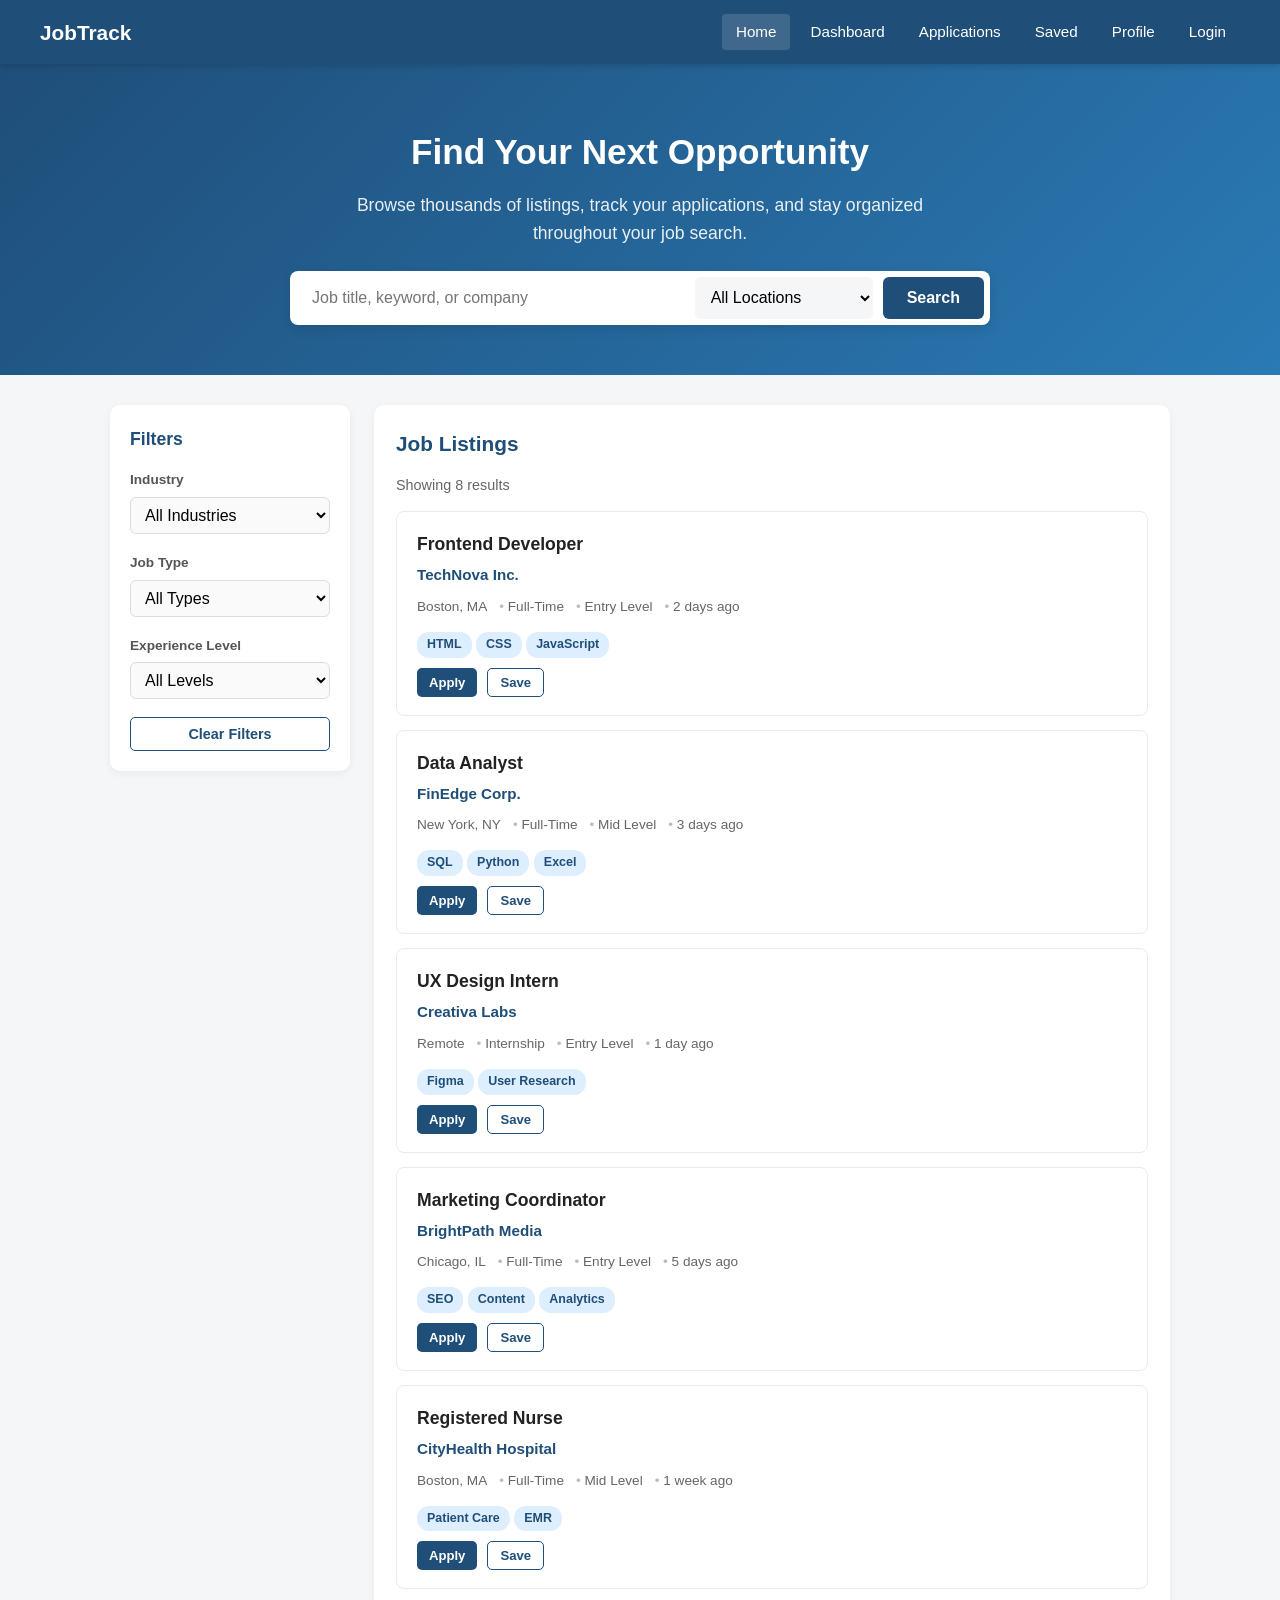
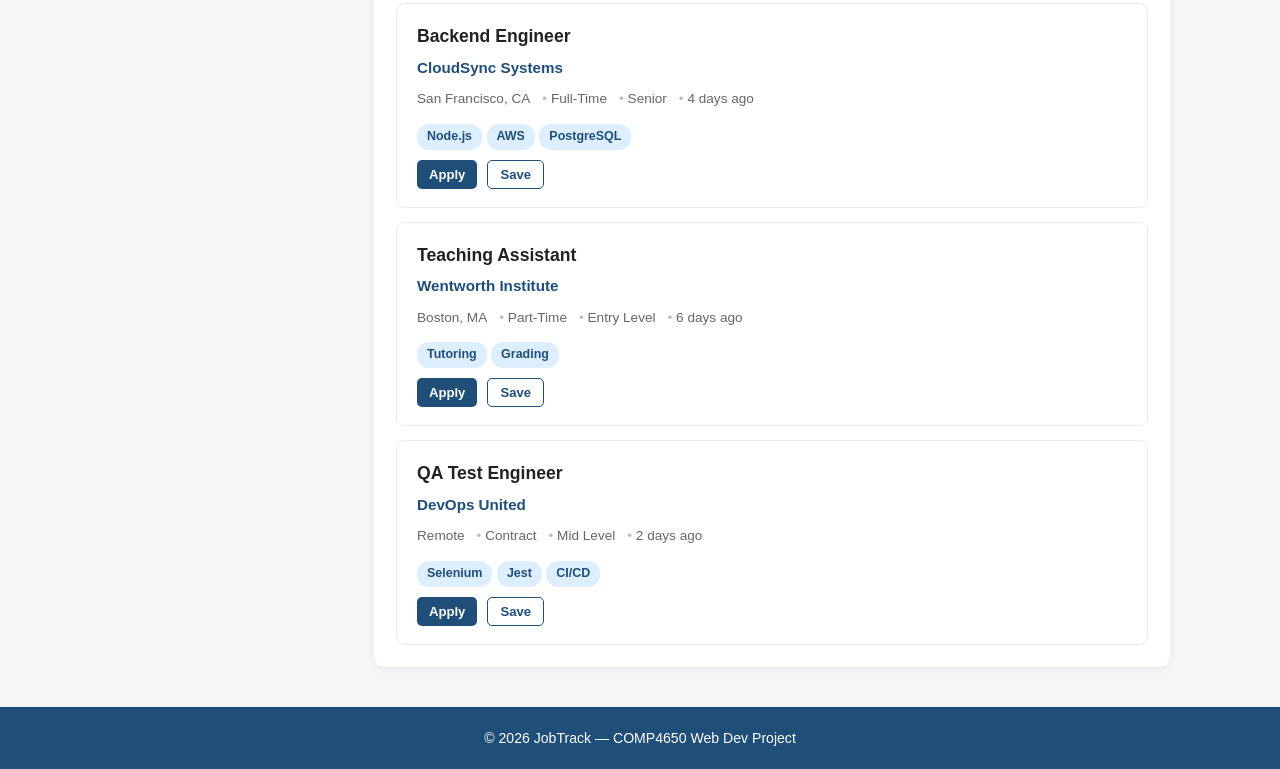
<file: index.html>
<!DOCTYPE html>
<html lang="en">
<head>
  <meta charset="utf-8">
  <meta name="viewport" content="width=device-width, initial-scale=1">
  <title>JobTrack - Find Your Next Role</title>
  <link rel="stylesheet" href="style.css">
</head>
<body>

<!--Header/Nav-->
<header>
  <h2>JobTrack</h2>
  <button class="menu-toggle" onclick="document.querySelector('nav').classList.toggle('open')">&#9776;</button>
  <nav>
    <a href="index.html" class="active">Home</a>
    <a href="dashboard.html">Dashboard</a>
    <a href="applications.html">Applications</a>
    <a href="saved-jobs.html">Saved</a>
    <a href="profile.html">Profile</a>
    <a href="login.html">Login</a>
  </nav>
</header>

<!--Hero & Search-->
<section class="hero">
  <h1>Find Your Next Opportunity</h1>
  <p>Browse thousands of listings, track your applications, and stay organized throughout your job search.</p>

  <div class="search-bar">
    <input type="text" id="searchInput" placeholder="Job title, keyword, or company">
    <select id="locationFilter">
      <option value="">All Locations</option>
      <option value="Boston, MA">Boston, MA</option>
      <option value="New York, NY">New York, NY</option>
      <option value="San Francisco, CA">San Francisco, CA</option>
      <option value="Remote">Remote</option>
      <option value="Chicago, IL">Chicago, IL</option>
    </select>
    <button onclick="filterJobs()">Search</button>
  </div>
</section>

<!--Main Content-->
<div class="container">
  <div class="grid">

    <!-- Sidebar Filters -->
    <div class="sidebar">
      <h3>Filters</h3>

      <div class="filter-group">
        <label for="industryFilter">Industry</label>
        <select id="industryFilter" onchange="filterJobs()">
          <option value="">All Industries</option>
          <option value="Technology">Technology</option>
          <option value="Finance">Finance</option>
          <option value="Healthcare">Healthcare</option>
          <option value="Marketing">Marketing</option>
          <option value="Education">Education</option>
        </select>
      </div>

      <div class="filter-group">
        <label for="typeFilter">Job Type</label>
        <select id="typeFilter" onchange="filterJobs()">
          <option value="">All Types</option>
          <option value="Full-Time">Full-Time</option>
          <option value="Part-Time">Part-Time</option>
          <option value="Internship">Internship</option>
          <option value="Contract">Contract</option>
        </select>
      </div>

      <div class="filter-group">
        <label for="experienceFilter">Experience Level</label>
        <select id="experienceFilter" onchange="filterJobs()">
          <option value="">All Levels</option>
          <option value="Entry Level">Entry Level</option>
          <option value="Mid Level">Mid Level</option>
          <option value="Senior">Senior</option>
        </select>
      </div>

      <button class="btn btn-outline btn-block" onclick="clearFilters()">Clear Filters</button>
    </div>

    <!-- Job Listings -->
    <div>
      <div class="card">
        <h2>Job Listings</h2>
        <p id="resultCount" style="color:#666; font-size:.9rem; margin-bottom:14px;">Showing 8 results</p>
        <div class="job-list" id="jobList">
        </div>
      </div>
    </div>

  </div>
</div>

<!--Footer-->
<footer>
  <p>&copy; 2026 JobTrack &mdash; COMP4650 Web Dev Project</p>
</footer>

<script src="index.js"></script>

</body>
</html>
</file>
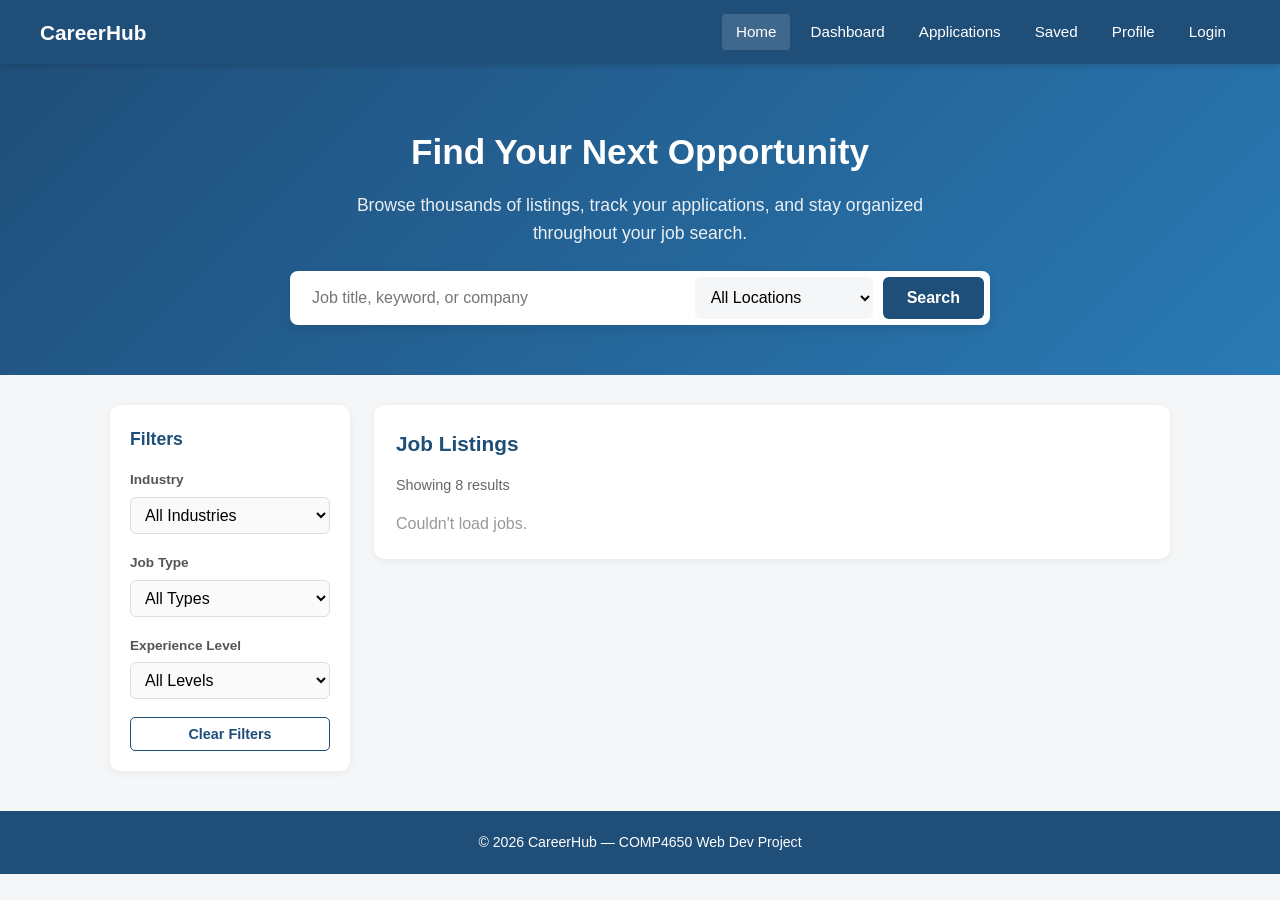
<file: frontend/index.html>
<!DOCTYPE html>
<html lang="en">
<head>
  <meta charset="utf-8">
  <meta name="viewport" content="width=device-width, initial-scale=1">
  <title>CareerHub - Find Your Next Role</title>
  <link rel="stylesheet" href="style.css">
  <script src="config.js"></script>
</head>
<body>

<!--Header/Nav-->
<header>
  <h2>CareerHub</h2>
  <button class="menu-toggle" onclick="document.querySelector('nav').classList.toggle('open')">&#9776;</button>
  <nav>
    <a href="index.html" class="active">Home</a>
    <a href="dashboard.html">Dashboard</a>
    <a href="applications.html">Applications</a>
    <a href="saved-jobs.html">Saved</a>
    <a href="profile.html">Profile</a>
    <a href="login.html">Login</a>
  </nav>
</header>

<!--Hero & Search-->
<section class="hero">
  <h1>Find Your Next Opportunity</h1>
  <p>Browse thousands of listings, track your applications, and stay organized throughout your job search.</p>

  <div class="search-bar">
    <input type="text" id="searchInput" placeholder="Job title, keyword, or company">
    <select id="locationFilter">
      <option value="">All Locations</option>
      <option value="Boston, MA">Boston, MA</option>
      <option value="New York, NY">New York, NY</option>
      <option value="San Francisco, CA">San Francisco, CA</option>
      <option value="Remote">Remote</option>
      <option value="Chicago, IL">Chicago, IL</option>
    </select>
    <button onclick="filterJobs()">Search</button>
  </div>
</section>

<!--Main Content-->
<div class="container">
  <div class="grid">

    <!-- Sidebar Filters -->
    <div class="sidebar">
      <h3>Filters</h3>

      <div class="filter-group">
        <label for="industryFilter">Industry</label>
        <select id="industryFilter" onchange="filterJobs()">
          <option value="">All Industries</option>
          <option value="Technology">Technology</option>
          <option value="Finance">Finance</option>
          <option value="Healthcare">Healthcare</option>
          <option value="Marketing">Marketing</option>
          <option value="Education">Education</option>
        </select>
      </div>

      <div class="filter-group">
        <label for="typeFilter">Job Type</label>
        <select id="typeFilter" onchange="filterJobs()">
          <option value="">All Types</option>
          <option value="Full-Time">Full-Time</option>
          <option value="Part-Time">Part-Time</option>
          <option value="Internship">Internship</option>
          <option value="Contract">Contract</option>
        </select>
      </div>

      <div class="filter-group">
        <label for="experienceFilter">Experience Level</label>
        <select id="experienceFilter" onchange="filterJobs()">
          <option value="">All Levels</option>
          <option value="Entry Level">Entry Level</option>
          <option value="Mid Level">Mid Level</option>
          <option value="Senior">Senior</option>
        </select>
      </div>

      <button class="btn btn-outline btn-block" onclick="clearFilters()">Clear Filters</button>
    </div>

    <!-- Job Listings -->
    <div>
      <div class="card">
        <h2>Job Listings</h2>
        <p id="resultCount" style="color:#666; font-size:.9rem; margin-bottom:14px;">Showing 8 results</p>
        <div class="job-list" id="jobList">
        </div>
      </div>
    </div>

  </div>
</div>

<!--Footer-->
<footer>
  <p>&copy; 2026 CareerHub &mdash; COMP4650 Web Dev Project</p>
</footer>

<script src="index.js"></script>

</body>
</html>
</file>
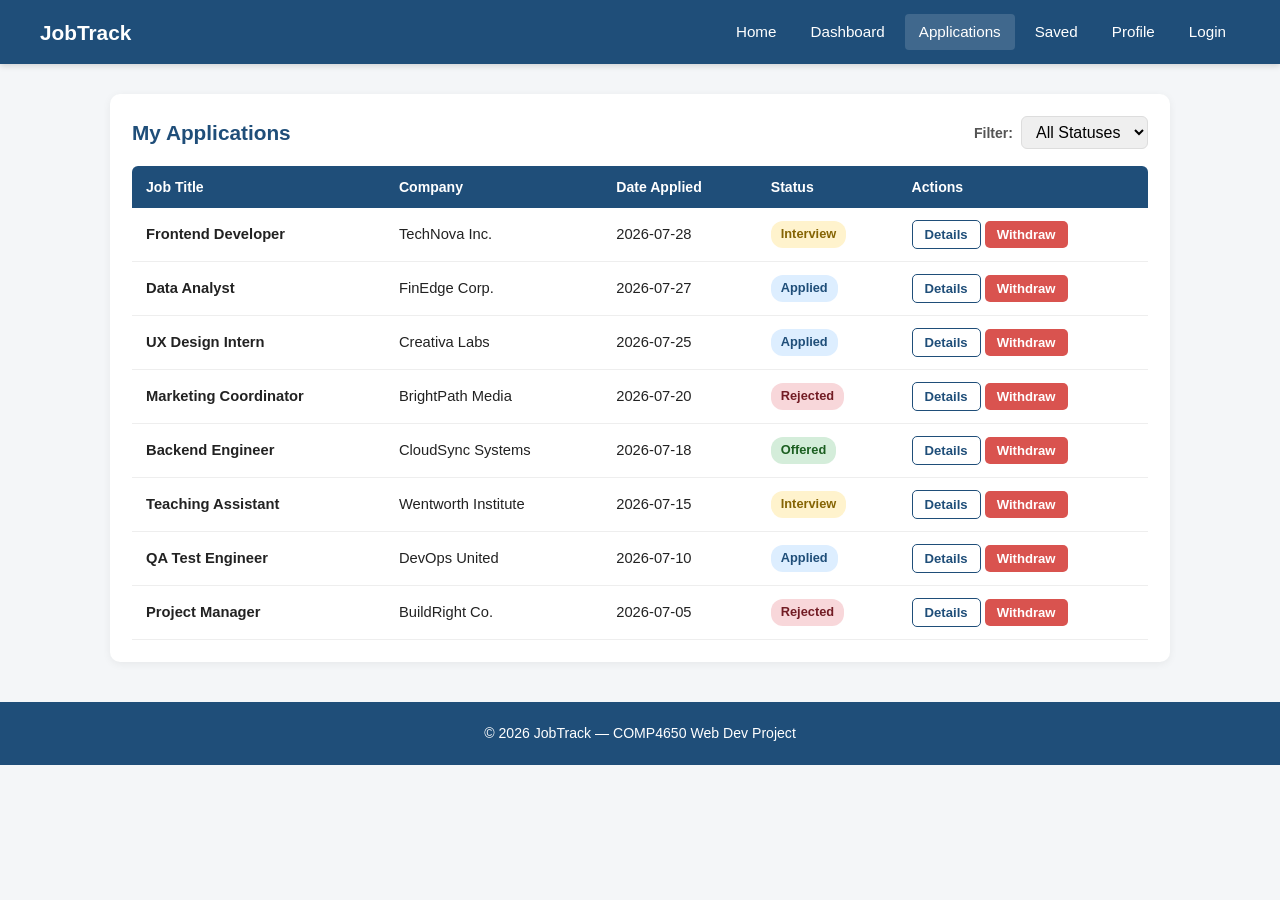
<file: applications.html>
<!DOCTYPE html>
<html lang="en">
<head>
  <meta charset="utf-8">
  <meta name="viewport" content="width=device-width, initial-scale=1">
  <title>JobTrack - Applications</title>
  <link rel="stylesheet" href="style.css">
</head>
<body>

<!--Header/Nav-->
<header>
  <h2>JobTrack</h2>
  <button class="menu-toggle" onclick="document.querySelector('nav').classList.toggle('open')">&#9776;</button>
  <nav>
    <a href="index.html">Home</a>
    <a href="dashboard.html">Dashboard</a>
    <a href="applications.html" class="active">Applications</a>
    <a href="saved-jobs.html">Saved</a>
    <a href="profile.html">Profile</a>
    <a href="login.html">Login</a>
  </nav>
</header>

<!--Applications Content-->
<div class="container">

  <div class="card">
    <div style="display:flex; justify-content:space-between; align-items:center; flex-wrap:wrap; gap:12px; margin-bottom:16px;">
      <h2 style="margin-bottom:0;">My Applications</h2>

      <!-- Status filter -->
      <div style="display:flex; gap:8px; align-items:center;">
        <label for="statusFilter" style="font-size:.88rem; font-weight:600; color:#555;">Filter:</label>
        <select id="statusFilter" onchange="filterApps()" style="padding:6px 10px; border:1px solid #ddd; border-radius:6px;">
          <option value="">All Statuses</option>
          <option value="Applied">Applied</option>
          <option value="Interview">Interview</option>
          <option value="Offered">Offered</option>
          <option value="Rejected">Rejected</option>
        </select>
      </div>
    </div>

    <!-- Alert for actions -->
    <div id="appAlert" class="alert alert-success"></div>

    <!-- Applications table -->
    <div style="overflow-x:auto;">
      <table class="app-table">
        <thead>
          <tr>
            <th>Job Title</th>
            <th>Company</th>
            <th>Date Applied</th>
            <th>Status</th>
            <th>Actions</th>
          </tr>
        </thead>
        <tbody id="appTableBody">
        </tbody>
      </table>
    </div>
  </div>

</div>

<!--Footer-->
<footer>
  <p>&copy; 2026 JobTrack &mdash; COMP4650 Web Dev Project</p>
</footer>

<script src="applications.js"></script>

</body>
</html>
</file>
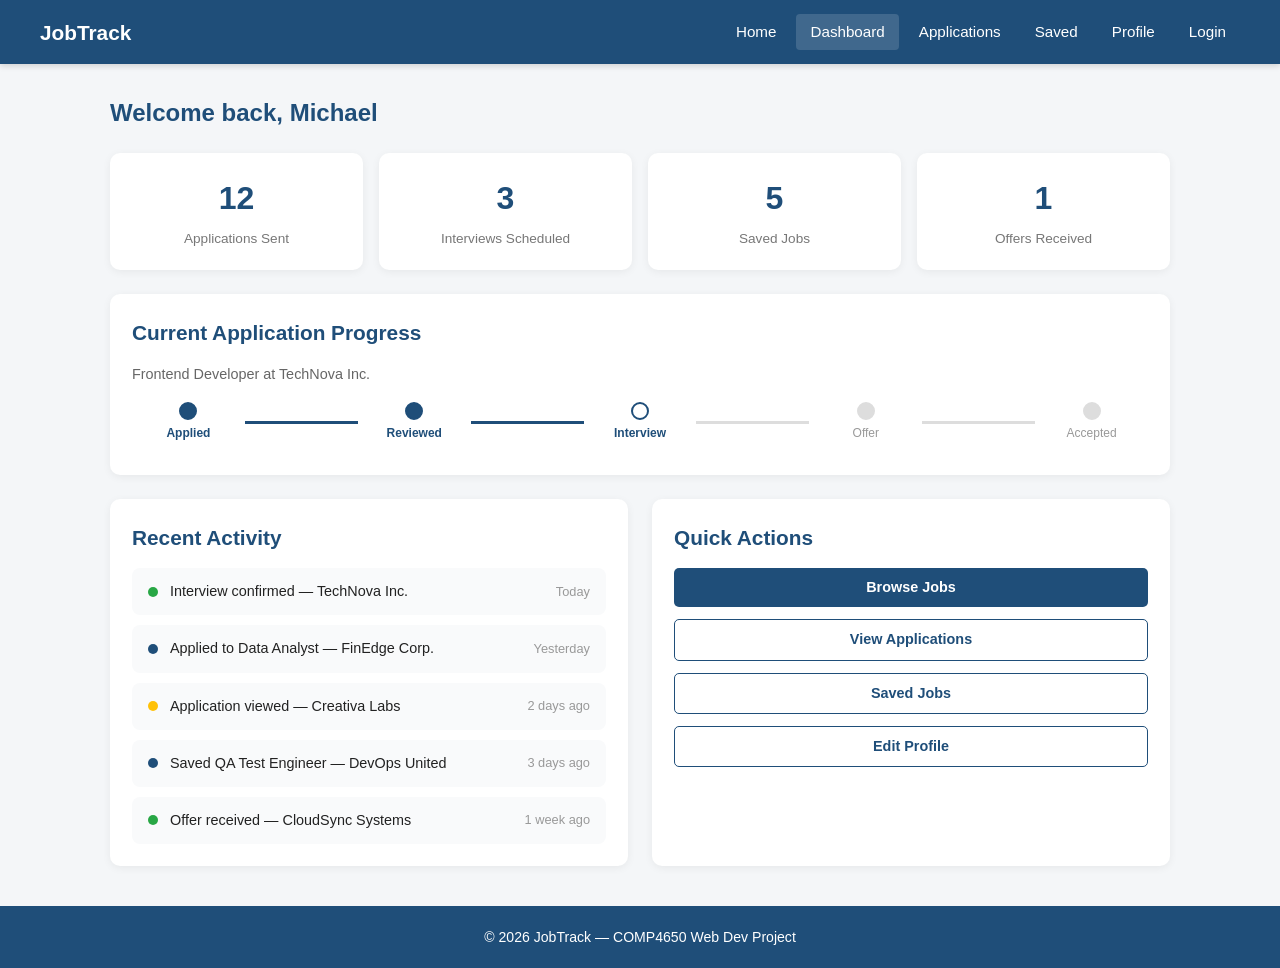
<file: dashboard.html>
<!DOCTYPE html>
<html lang="en">
<head>
  <meta charset="utf-8">
  <meta name="viewport" content="width=device-width, initial-scale=1">
  <title>JobTrack - Dashboard</title>
  <link rel="stylesheet" href="style.css">
</head>
<body>

<!--Header/Nav-->
<header>
  <h2>JobTrack</h2>
  <button class="menu-toggle" onclick="document.querySelector('nav').classList.toggle('open')">&#9776;</button>
  <nav>
    <a href="index.html">Home</a>
    <a href="dashboard.html" class="active">Dashboard</a>
    <a href="applications.html">Applications</a>
    <a href="saved-jobs.html">Saved</a>
    <a href="profile.html">Profile</a>
    <a href="login.html">Login</a>
  </nav>
</header>

<!--Dashboard-->
<div class="container">

  <h2 style="margin-bottom: 20px; color: #1f4e79;">Welcome back, Michael</h2>

  <!-- Stats Overview -->
  <div class="stats-row">
    <div class="stat-card">
      <div class="number">12</div>
      <div class="label">Applications Sent</div>
    </div>
    <div class="stat-card">
      <div class="number">3</div>
      <div class="label">Interviews Scheduled</div>
    </div>
    <div class="stat-card">
      <div class="number">5</div>
      <div class="label">Saved Jobs</div>
    </div>
    <div class="stat-card">
      <div class="number">1</div>
      <div class="label">Offers Received</div>
    </div>
  </div>

  <div class="grid">

    <!-- Application Progress -->
    <div class="card" style="grid-column: 1 / -1;">
      <h2>Current Application Progress</h2>
      <p style="color:#666; font-size:.9rem; margin-bottom:16px;">Frontend Developer at TechNova Inc.</p>

      <div class="progress-track">
        <div class="progress-step completed">
          <div class="dot"></div>
          <span>Applied</span>
        </div>
        <div class="progress-line filled"></div>
        <div class="progress-step completed">
          <div class="dot"></div>
          <span>Reviewed</span>
        </div>
        <div class="progress-line filled"></div>
        <div class="progress-step active">
          <div class="dot"></div>
          <span>Interview</span>
        </div>
        <div class="progress-line"></div>
        <div class="progress-step">
          <div class="dot"></div>
          <span>Offer</span>
        </div>
        <div class="progress-line"></div>
        <div class="progress-step">
          <div class="dot"></div>
          <span>Accepted</span>
        </div>
      </div>
    </div>

  </div>

  <!-- Recent Activity & Quick Actions -->
  <div style="display:grid; grid-template-columns: 1fr 1fr; gap:24px; margin-top:24px;">

    <!-- Recent Activity -->
    <div class="card">
      <h2>Recent Activity</h2>
      <div class="activity-list">
        <div class="activity-item">
          <div class="activity-dot green"></div>
          <span>Interview confirmed &mdash; TechNova Inc.</span>
          <span class="activity-time">Today</span>
        </div>
        <div class="activity-item">
          <div class="activity-dot blue"></div>
          <span>Applied to Data Analyst &mdash; FinEdge Corp.</span>
          <span class="activity-time">Yesterday</span>
        </div>
        <div class="activity-item">
          <div class="activity-dot orange"></div>
          <span>Application viewed &mdash; Creativa Labs</span>
          <span class="activity-time">2 days ago</span>
        </div>
        <div class="activity-item">
          <div class="activity-dot blue"></div>
          <span>Saved QA Test Engineer &mdash; DevOps United</span>
          <span class="activity-time">3 days ago</span>
        </div>
        <div class="activity-item">
          <div class="activity-dot green"></div>
          <span>Offer received &mdash; CloudSync Systems</span>
          <span class="activity-time">1 week ago</span>
        </div>
      </div>
    </div>

    <!-- Quick Actions -->
    <div class="card">
      <h2>Quick Actions</h2>
      <div style="display:flex; flex-direction:column; gap:12px; margin-top:8px;">
        <a href="index.html" class="btn btn-primary btn-block">Browse Jobs</a>
        <a href="applications.html" class="btn btn-outline btn-block">View Applications</a>
        <a href="saved-jobs.html" class="btn btn-outline btn-block">Saved Jobs</a>
        <a href="profile.html" class="btn btn-outline btn-block">Edit Profile</a>
      </div>
    </div>

  </div>

</div>

<!--Footer-->
<footer>
  <p>&copy; 2026 JobTrack &mdash; COMP4650 Web Dev Project</p>
</footer>

</body>
</html>
</file>
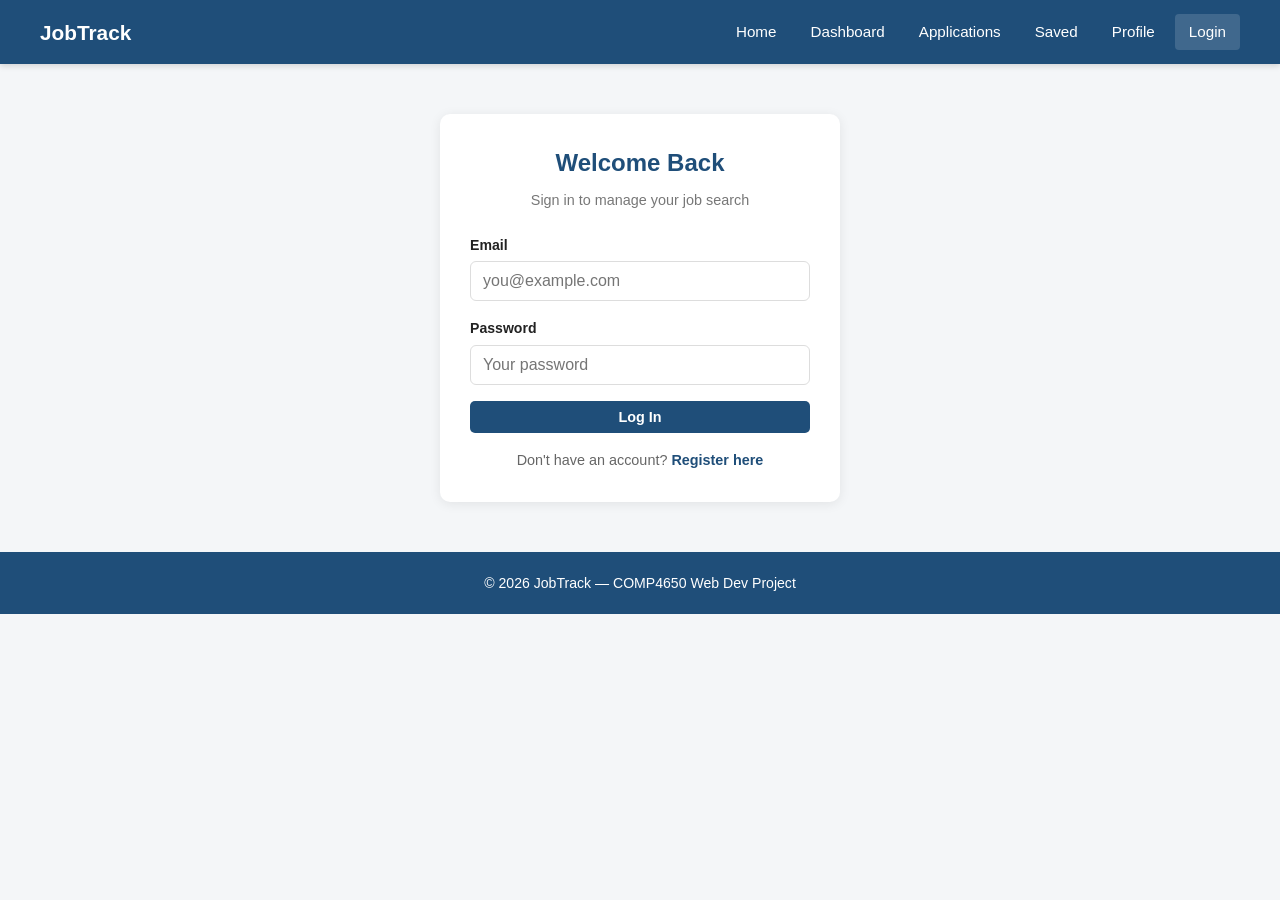
<file: login.html>
<!DOCTYPE html>
<html lang="en">
<head>
  <meta charset="utf-8">
  <meta name="viewport" content="width=device-width, initial-scale=1">
  <title>JobTrack - Login</title>
  <link rel="stylesheet" href="style.css">
</head>
<body>

<!--Header/Nav-->
<header>
  <h2>JobTrack</h2>
  <button class="menu-toggle" onclick="document.querySelector('nav').classList.toggle('open')">&#9776;</button>
  <nav>
    <a href="index.html">Home</a>
    <a href="dashboard.html">Dashboard</a>
    <a href="applications.html">Applications</a>
    <a href="saved-jobs.html">Saved</a>
    <a href="profile.html">Profile</a>
    <a href="login.html" class="active">Login</a>
  </nav>
</header>

<!--Login Form-->
<div class="form-page">
  <div class="form-card">
    <h2>Welcome Back</h2>
    <p class="subtitle">Sign in to manage your job search</p>

    <div id="loginAlert" class="alert alert-error"></div>

    <!-- Email -->
    <div class="form-group" id="emailGroup">
      <label for="loginEmail">Email</label>
      <input type="email" id="loginEmail" placeholder="you@example.com">
      <div class="error-msg" id="emailError">Enter a valid email address.</div>
    </div>

    <!-- Password -->
    <div class="form-group" id="passwordGroup">
      <label for="loginPassword">Password</label>
      <input type="password" id="loginPassword" placeholder="Your password">
      <div class="error-msg" id="passwordError">Password is required.</div>
    </div>

    <button class="btn btn-primary btn-block" onclick="handleLogin()">Log In</button>

    <p class="form-link">
      Don't have an account? <a href="register.html">Register here</a>
    </p>
  </div>
</div>

<!--Footer-->
<footer>
  <p>&copy; 2026 JobTrack &mdash; COMP4650 Web Dev Project</p>
</footer>

<script src="login.js"></script>

</body>
</html>
</file>
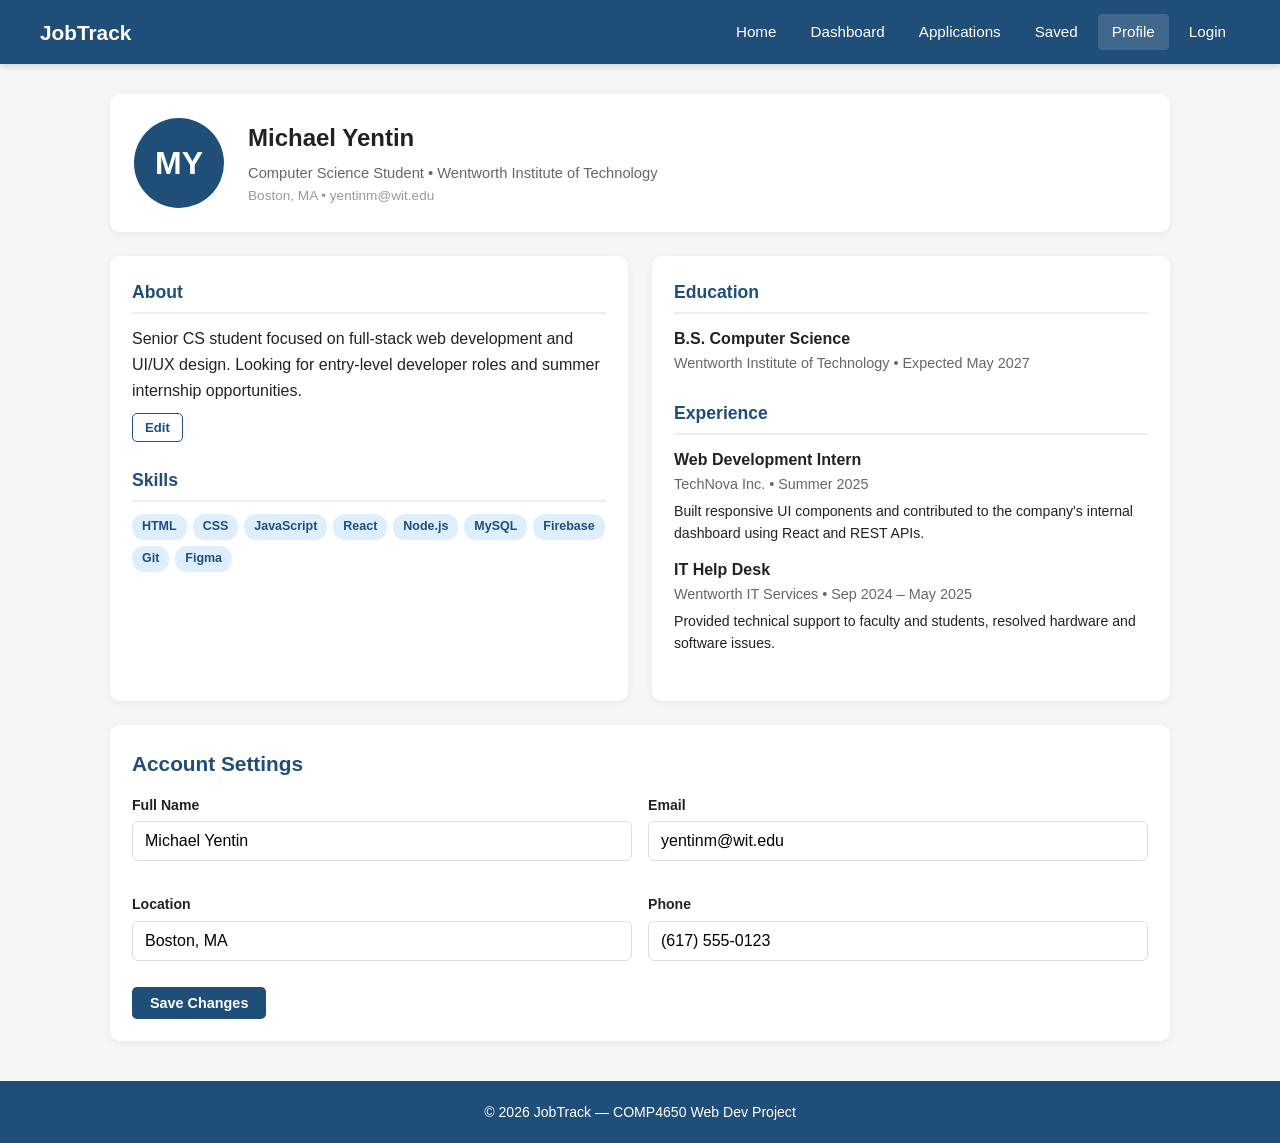
<file: profile.html>
<!DOCTYPE html>
<html lang="en">
<head>
  <meta charset="utf-8">
  <meta name="viewport" content="width=device-width, initial-scale=1">
  <title>JobTrack - Profile</title>
  <link rel="stylesheet" href="style.css">
</head>
<body>

<!--Header/Nav-->
<header>
  <h2>JobTrack</h2>
  <button class="menu-toggle" onclick="document.querySelector('nav').classList.toggle('open')">&#9776;</button>
  <nav>
    <a href="index.html">Home</a>
    <a href="dashboard.html">Dashboard</a>
    <a href="applications.html">Applications</a>
    <a href="saved-jobs.html">Saved</a>
    <a href="profile.html" class="active">Profile</a>
    <a href="login.html">Login</a>
  </nav>
</header>

<!--Profile Content-->
<div class="container">

  <div id="profileAlert" class="alert alert-success"></div>

  <div class="profile-header">
    <div class="profile-avatar">MY</div>
    <div class="profile-info">
      <h2>Michael Yentin</h2>
      <p>Computer Science Student &bull; Wentworth Institute of Technology</p>
      <p style="font-size:.85rem; color:#999;">Boston, MA &bull; yentinm@wit.edu</p>
    </div>
  </div>

  <div style="display:grid; grid-template-columns:1fr 1fr; gap:24px;">

    <!-- About/Bio -->
    <div class="card">
      <div class="profile-section">
        <h3>About</h3>
        <p id="bioText">Senior CS student focused on full-stack web development and UI/UX design. Looking for entry-level developer roles and summer internship opportunities.</p>
        <button class="btn btn-outline btn-sm" style="margin-top:10px;" onclick="editBio()">Edit</button>
      </div>

      <div class="profile-section">
        <h3>Skills</h3>
        <div style="display:flex; flex-wrap:wrap; gap:6px;">
          <span class="tag tag-blue">HTML</span>
          <span class="tag tag-blue">CSS</span>
          <span class="tag tag-blue">JavaScript</span>
          <span class="tag tag-blue">React</span>
          <span class="tag tag-blue">Node.js</span>
          <span class="tag tag-blue">MySQL</span>
          <span class="tag tag-blue">Firebase</span>
          <span class="tag tag-blue">Git</span>
          <span class="tag tag-blue">Figma</span>
        </div>
      </div>
    </div>

    <!-- Experience & Education -->
    <div class="card">
      <div class="profile-section">
        <h3>Education</h3>
        <div style="margin-bottom:12px;">
          <strong>B.S. Computer Science</strong>
          <p style="color:#666; font-size:.9rem;">Wentworth Institute of Technology &bull; Expected May 2027</p>
        </div>
      </div>

      <div class="profile-section">
        <h3>Experience</h3>
        <div style="margin-bottom:12px;">
          <strong>Web Development Intern</strong>
          <p style="color:#666; font-size:.9rem;">TechNova Inc. &bull; Summer 2025</p>
          <p style="font-size:.88rem; margin-top:4px;">Built responsive UI components and contributed to the company's internal dashboard using React and REST APIs.</p>
        </div>
        <div>
          <strong>IT Help Desk</strong>
          <p style="color:#666; font-size:.9rem;">Wentworth IT Services &bull; Sep 2024 &ndash; May 2025</p>
          <p style="font-size:.88rem; margin-top:4px;">Provided technical support to faculty and students, resolved hardware and software issues.</p>
        </div>
      </div>
    </div>

  </div>

  <!-- Account Settings -->
  <div class="card" style="margin-top:24px;">
    <h2>Account Settings</h2>
    <div style="display:grid; grid-template-columns:1fr 1fr; gap:16px; margin-top:12px;">
      <div class="form-group">
        <label for="profileName">Full Name</label>
        <input type="text" id="profileName" value="Michael Yentin">
      </div>
      <div class="form-group">
        <label for="profileEmail">Email</label>
        <input type="email" id="profileEmail" value="yentinm@wit.edu">
      </div>
      <div class="form-group">
        <label for="profileLocation">Location</label>
        <input type="text" id="profileLocation" value="Boston, MA">
      </div>
      <div class="form-group">
        <label for="profilePhone">Phone</label>
        <input type="tel" id="profilePhone" value="(617) 555-0123">
      </div>
    </div>
    <button class="btn btn-primary" style="margin-top:10px;" onclick="saveSettings()">Save Changes</button>
  </div>

</div>

<!--Footer-->
<footer>
  <p>&copy; 2026 JobTrack &mdash; COMP4650 Web Dev Project</p>
</footer>

<script src="profile.js"></script>

</body>
</html>
</file>
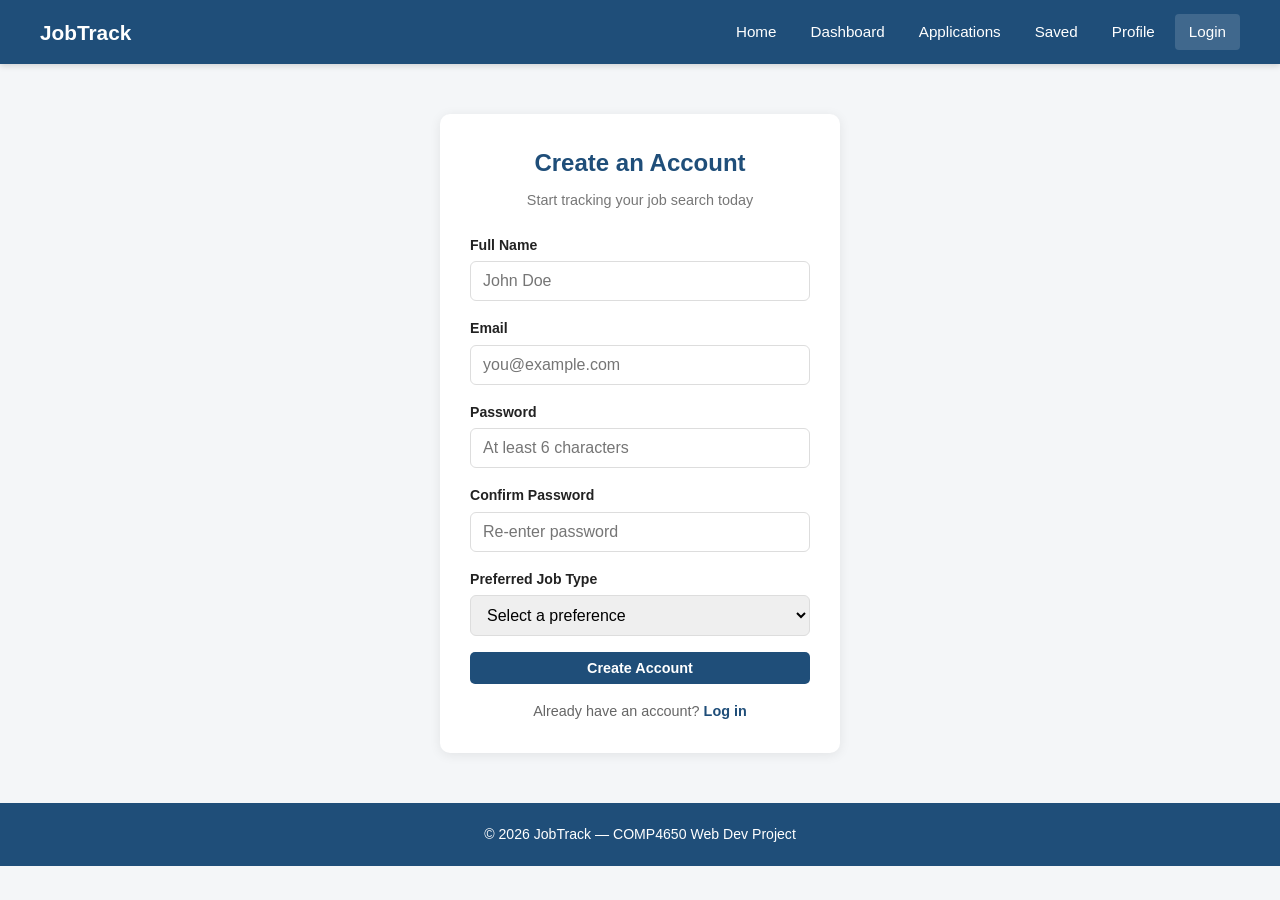
<file: register.html>
<!DOCTYPE html>
<html lang="en">
<head>
  <meta charset="utf-8">
  <meta name="viewport" content="width=device-width, initial-scale=1">
  <title>JobTrack - Register</title>
  <link rel="stylesheet" href="style.css">
</head>
<body>

<!--Header/Nav-->
<header>
  <h2>JobTrack</h2>
  <button class="menu-toggle" onclick="document.querySelector('nav').classList.toggle('open')">&#9776;</button>
  <nav>
    <a href="index.html">Home</a>
    <a href="dashboard.html">Dashboard</a>
    <a href="applications.html">Applications</a>
    <a href="saved-jobs.html">Saved</a>
    <a href="profile.html">Profile</a>
    <a href="login.html" class="active">Login</a>
  </nav>
</header>

<!--Register Form-->
<div class="form-page">
  <div class="form-card">
    <h2>Create an Account</h2>
    <p class="subtitle">Start tracking your job search today</p>

    <!-- Full Name -->
    <div class="form-group" id="nameGroup">
      <label for="regName">Full Name</label>
      <input type="text" id="regName" placeholder="John Doe">
      <div class="error-msg" id="nameError">Full name is required.</div>
    </div>

    <!-- Email -->
    <div class="form-group" id="regEmailGroup">
      <label for="regEmail">Email</label>
      <input type="email" id="regEmail" placeholder="you@example.com">
      <div class="error-msg" id="regEmailError">Enter a valid email address.</div>
    </div>

    <!-- Password -->
    <div class="form-group" id="regPassGroup">
      <label for="regPassword">Password</label>
      <input type="password" id="regPassword" placeholder="At least 6 characters">
      <div class="error-msg" id="regPassError">Password must be at least 6 characters.</div>
    </div>

    <!-- Confirm Password -->
    <div class="form-group" id="confirmGroup">
      <label for="regConfirm">Confirm Password</label>
      <input type="password" id="regConfirm" placeholder="Re-enter password">
      <div class="error-msg" id="confirmError">Passwords do not match.</div>
    </div>

    <!-- Job Preferences -->
    <div class="form-group" id="prefGroup">
      <label for="regPref">Preferred Job Type</label>
      <select id="regPref">
        <option value="">Select a preference</option>
        <option value="Full-Time">Full-Time</option>
        <option value="Part-Time">Part-Time</option>
        <option value="Internship">Internship</option>
        <option value="Contract">Contract</option>
      </select>
      <div class="error-msg" id="prefError">Select a job type preference.</div>
    </div>

    <button class="btn btn-primary btn-block" onclick="handleRegister()">Create Account</button>

    <p class="form-link">
      Already have an account? <a href="login.html">Log in</a>
    </p>
  </div>
</div>

<!--Footer-->
<footer>
  <p>&copy; 2026 JobTrack &mdash; COMP4650 Web Dev Project</p>
</footer>

<script src="register.js"></script>

</body>
</html>
</file>
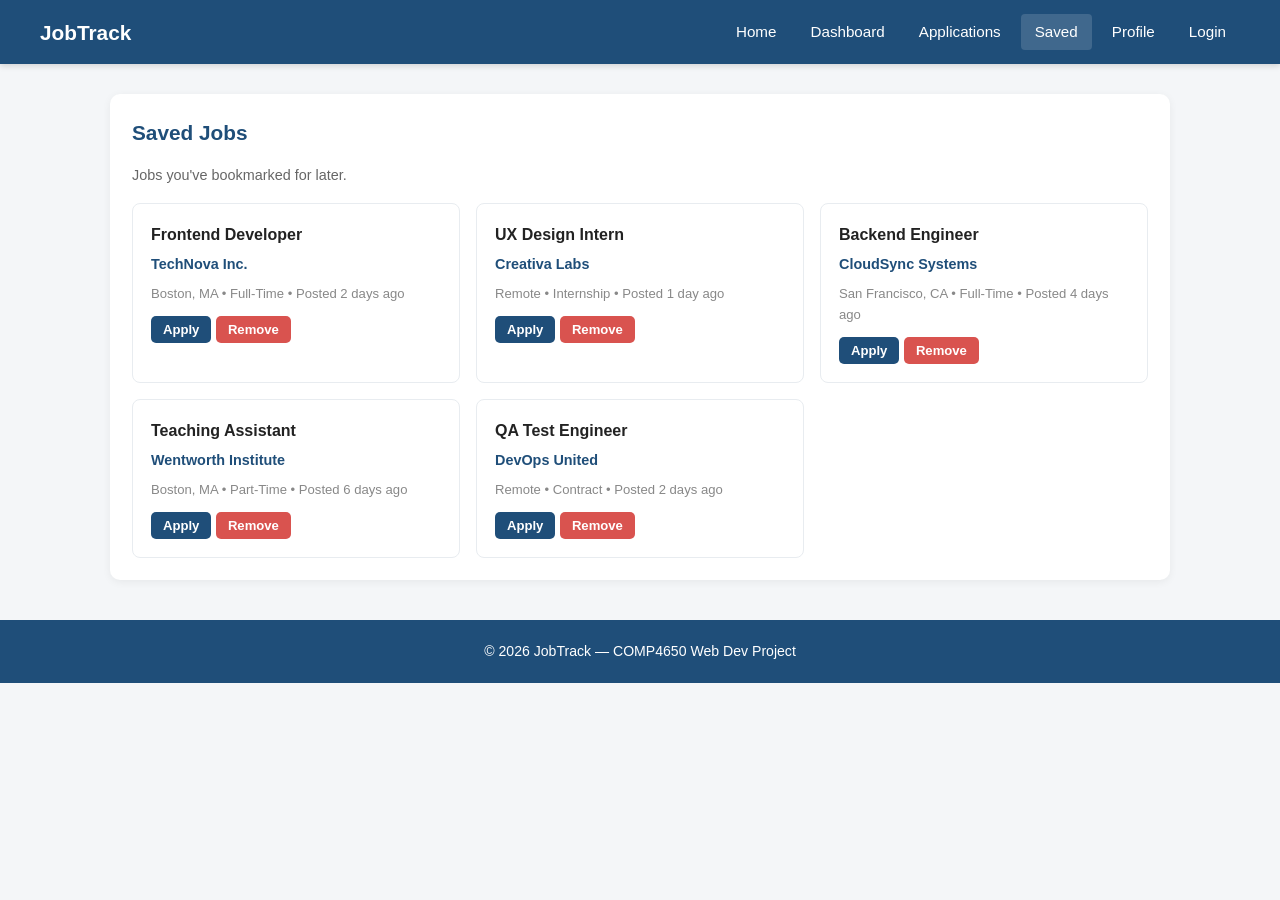
<file: saved-jobs.html>
<!DOCTYPE html>
<html lang="en">
<head>
  <meta charset="utf-8">
  <meta name="viewport" content="width=device-width, initial-scale=1">
  <title>JobTrack - Saved Jobs</title>
  <link rel="stylesheet" href="style.css">
</head>
<body>

<!--Header/Nav-->
<header>
  <h2>JobTrack</h2>
  <button class="menu-toggle" onclick="document.querySelector('nav').classList.toggle('open')">&#9776;</button>
  <nav>
    <a href="index.html">Home</a>
    <a href="dashboard.html">Dashboard</a>
    <a href="applications.html">Applications</a>
    <a href="saved-jobs.html" class="active">Saved</a>
    <a href="profile.html">Profile</a>
    <a href="login.html">Login</a>
  </nav>
</header>

<!--Saved Jobs Content-->
<div class="container">

  <div class="card">
    <h2>Saved Jobs</h2>
    <p style="color:#666; font-size:.9rem; margin-bottom:16px;">Jobs you've bookmarked for later.</p>

    <div id="savedAlert" class="alert alert-success"></div>

    <div class="saved-grid" id="savedGrid">
    </div>
  </div>

</div>

<!--Footer-->
<footer>
  <p>&copy; 2026 JobTrack &mdash; COMP4650 Web Dev Project</p>
</footer>

<script src="saved-jobs.js"></script>

</body>
</html>
</file>
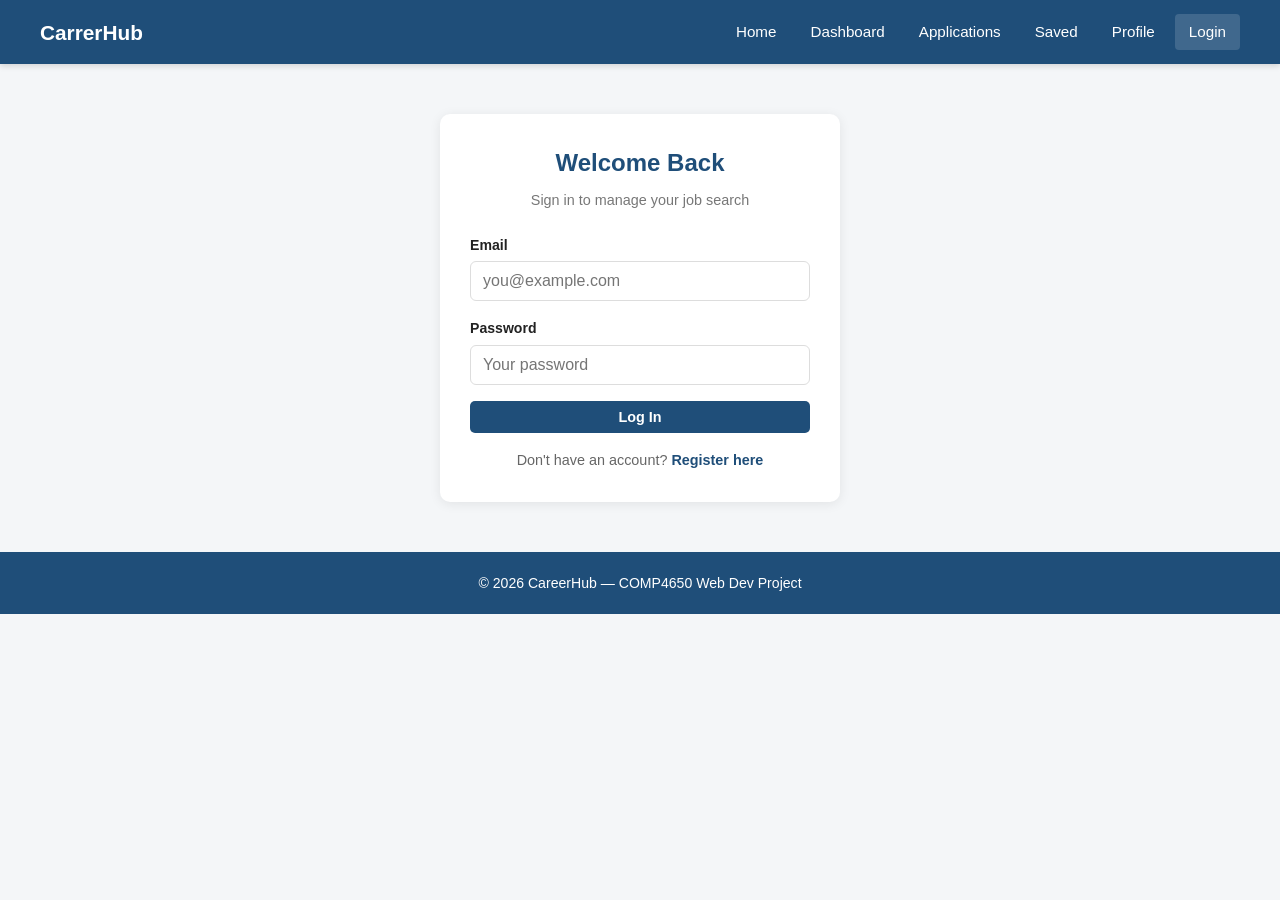
<file: frontend/applications.html>
<!DOCTYPE html>
<html lang="en">
<head>
  <meta charset="utf-8">
  <meta name="viewport" content="width=device-width, initial-scale=1">
  <title>CareerHub - Applications</title>
  <link rel="stylesheet" href="style.css">
  <script src="config.js"></script>
  <script src="auth-guard.js"></script>
</head>
<body>

<!--Header/Nav-->
<header>
  <h2>CareerHub</h2>
  <button class="menu-toggle" onclick="document.querySelector('nav').classList.toggle('open')">&#9776;</button>
  <nav>
    <a href="index.html">Home</a>
    <a href="dashboard.html">Dashboard</a>
    <a href="applications.html" class="active">Applications</a>
    <a href="saved-jobs.html">Saved</a>
    <a href="profile.html">Profile</a>
    <a href="login.html">Login</a>
  </nav>
</header>

<!--Applications Content-->
<div class="container">

  <div class="card">
    <div style="display:flex; justify-content:space-between; align-items:center; flex-wrap:wrap; gap:12px; margin-bottom:16px;">
      <h2 style="margin-bottom:0;">My Applications</h2>

      <!-- Status filter -->
      <div style="display:flex; gap:8px; align-items:center;">
        <label for="statusFilter" style="font-size:.88rem; font-weight:600; color:#555;">Filter:</label>
        <select id="statusFilter" onchange="filterApps()" style="padding:6px 10px; border:1px solid #ddd; border-radius:6px;">
          <option value="">All Statuses</option>
          <option value="Applied">Applied</option>
          <option value="Interview">Interview</option>
          <option value="Offered">Offered</option>
          <option value="Rejected">Rejected</option>
        </select>
      </div>
    </div>

    <!-- Alert for actions -->
    <div id="appAlert" class="alert alert-success"></div>

    <!-- Applications table -->
    <div style="overflow-x:auto;">
      <table class="app-table">
        <thead>
          <tr>
            <th>Job Title</th>
            <th>Company</th>
            <th>Date Applied</th>
            <th>Status</th>
            <th>Actions</th>
          </tr>
        </thead>
        <tbody id="appTableBody">
        </tbody>
      </table>
    </div>
  </div>

</div>

<!--Footer-->
<footer>
  <p>&copy; 2026 Career &mdash; COMP4650 Web Dev Project</p>
</footer>

<script src="applications.js"></script>

</body>
</html>
</file>
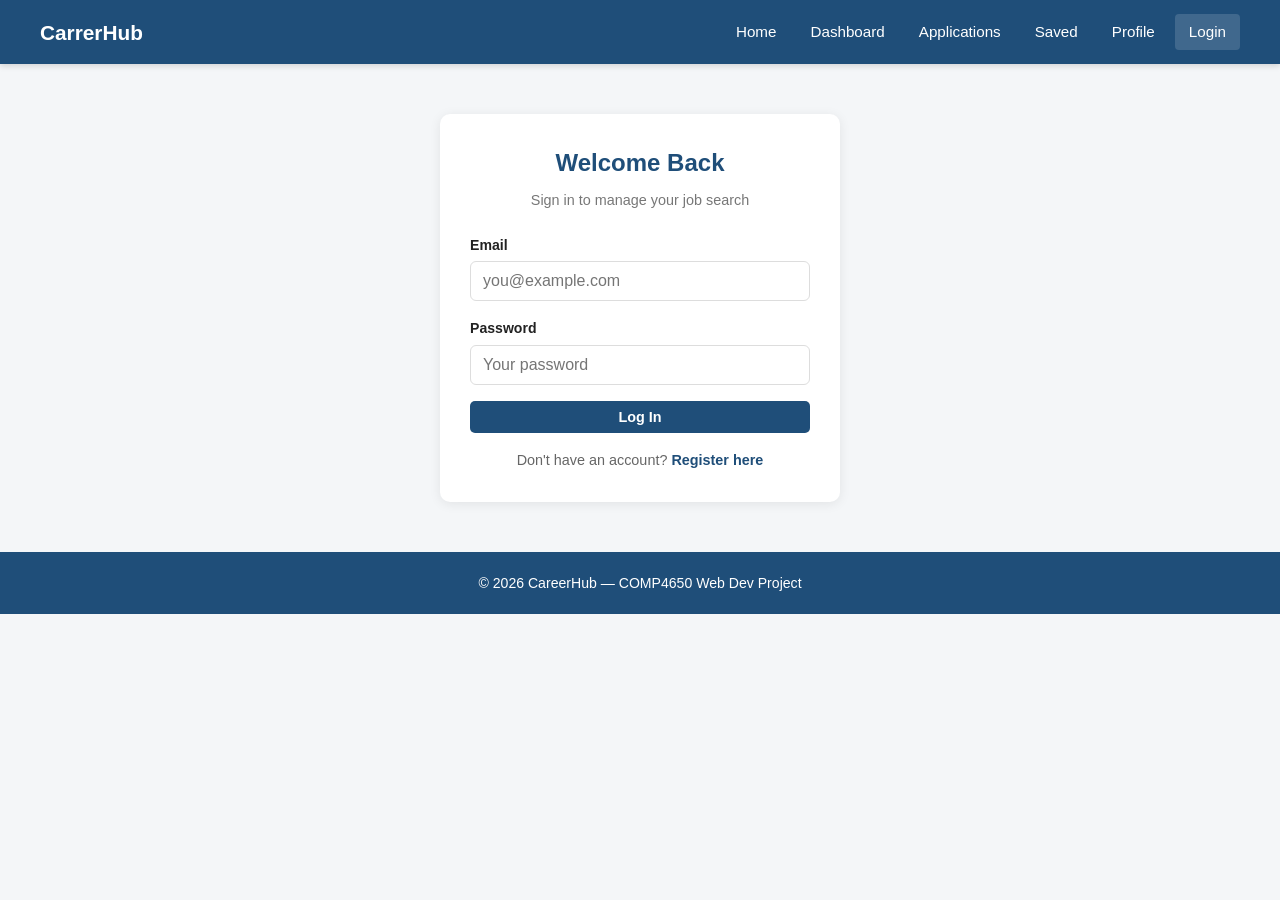
<file: frontend/dashboard.html>
<!DOCTYPE html>
<html lang="en">
<head>
  <meta charset="utf-8">
  <meta name="viewport" content="width=device-width, initial-scale=1">
  <title>CareerHub - Dashboard</title>
  <link rel="stylesheet" href="style.css">
  <script src="config.js"></script>
  <script src="auth-guard.js"></script>
</head>
<body>

<!--Header/Nav-->
<header>
  <h2>CareerHub</h2>
  <button class="menu-toggle" onclick="document.querySelector('nav').classList.toggle('open')">&#9776;</button>
  <nav>
    <a href="index.html">Home</a>
    <a href="dashboard.html" class="active">Dashboard</a>
    <a href="applications.html">Applications</a>
    <a href="saved-jobs.html">Saved</a>
    <a href="profile.html">Profile</a>
    <a href="login.html">Login</a>
  </nav>
</header>

<!--Dashboard-->
<div class="container">

  <h2 style="margin-bottom: 20px; color: #1f4e79;" id="welcomeHeading">Welcome back...</h2>

  <!-- Stats Overview -->
  <div class="stats-row">
    <div class="stat-card">
      <div class="number" id="statApplications">0</div>
      <div class="label">Applications Sent</div>
    </div>
    <div class="stat-card">
      <div class="number" id="statInterviews">0</div>
      <div class="label">Interviews Scheduled</div>
    </div>
    <div class="stat-card">
      <div class="number" id="statSaved">0</div>
      <div class="label">Saved Jobs</div>
    </div>
    <div class="stat-card">
      <div class="number" id="statOffers">0</div>
      <div class="label">Offers Received</div>
    </div>
  </div>

  <div class="grid">

    <!-- Application Progress -->
    <div class="card" style="grid-column: 1 / -1;">
      <h2>Current Application Progress</h2>
      <p style="color:#666; font-size:.9rem; margin-bottom:16px;" id="progressJobLabel">Loading...</p>

      <div class="progress-track" id="progressTrack"></div>
    </div>

  </div>

  <!-- Recent Activity & Quick Actions -->
  <div style="display:grid; grid-template-columns: 1fr 1fr; gap:24px; margin-top:24px;">

    <!-- Recent Activity -->
    <div class="card">
      <h2>Recent Activity</h2>
      <div class="activity-list" id="activityList"></div>
    </div>

    <!-- Quick Actions -->
    <div class="card">
      <h2>Quick Actions</h2>
      <div style="display:flex; flex-direction:column; gap:12px; margin-top:8px;">
        <a href="index.html" class="btn btn-primary btn-block">Browse Jobs</a>
        <a href="applications.html" class="btn btn-outline btn-block">View Applications</a>
        <a href="saved-jobs.html" class="btn btn-outline btn-block">Saved Jobs</a>
        <a href="profile.html" class="btn btn-outline btn-block">Edit Profile</a>
      </div>
    </div>

  </div>

</div>

<!--Footer-->
<footer>
  <p>&copy; 2026 CareerHub &mdash; COMP4650 Web Dev Project</p>
</footer>

<script src="dashboard.js"></script>

</body>
</html>
</file>
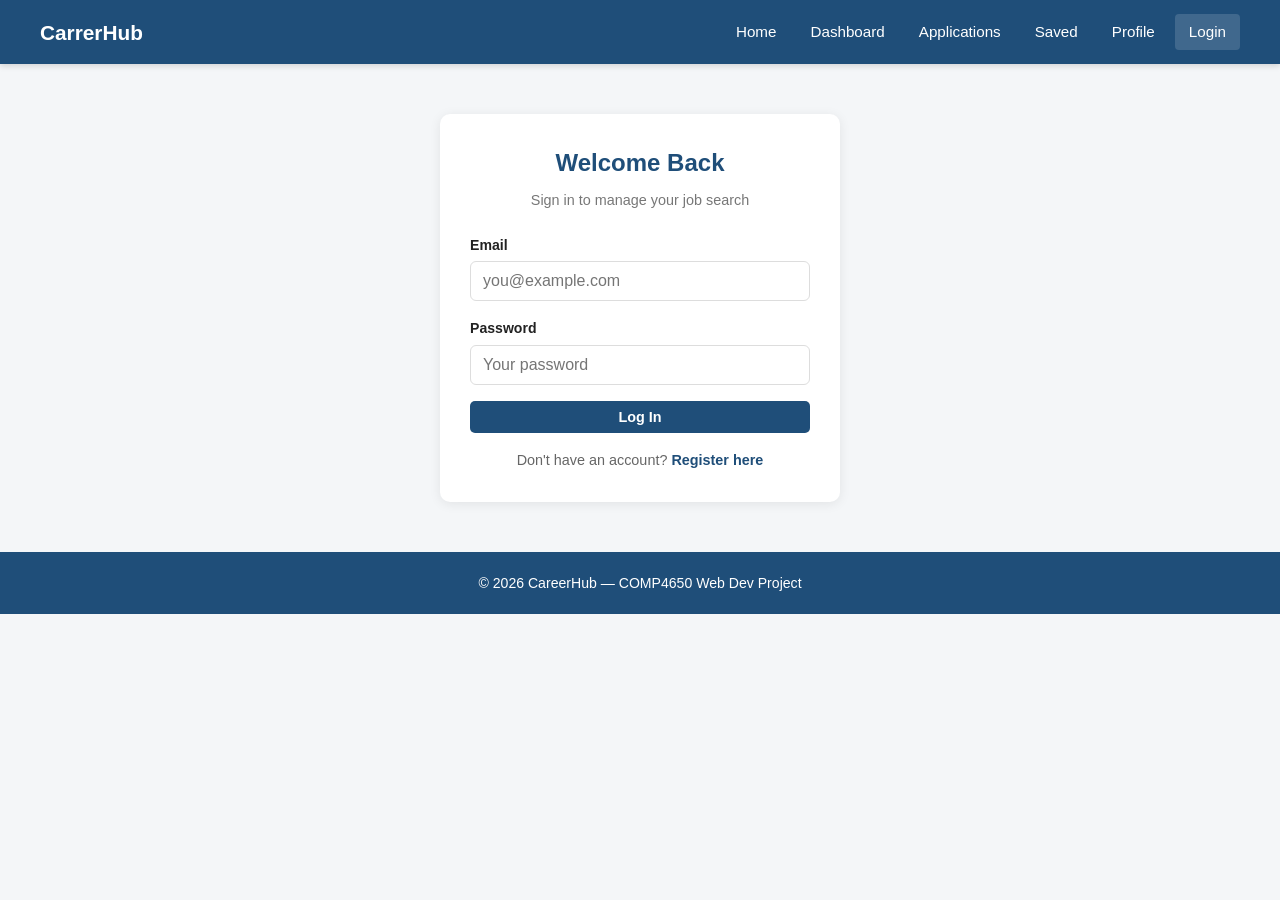
<file: frontend/login.html>
<!DOCTYPE html>
<html lang="en">
<head>
  <meta charset="utf-8">
  <meta name="viewport" content="width=device-width, initial-scale=1">
  <title>CareerHub - Login</title>
  <link rel="stylesheet" href="style.css">
  <script src="config.js"></script>
</head>
<body>

<!--Header/Nav-->
<header>
  <h2>CarrerHub</h2>
  <button class="menu-toggle" onclick="document.querySelector('nav').classList.toggle('open')">&#9776;</button>
  <nav>
    <a href="index.html">Home</a>
    <a href="dashboard.html">Dashboard</a>
    <a href="applications.html">Applications</a>
    <a href="saved-jobs.html">Saved</a>
    <a href="profile.html">Profile</a>
    <a href="login.html" class="active">Login</a>
  </nav>
</header>

<!--Login Form-->
<div class="form-page">
  <div class="form-card">
    <h2>Welcome Back</h2>
    <p class="subtitle">Sign in to manage your job search</p>

    <div id="loginAlert" class="alert alert-error"></div>

    <!-- Email -->
    <div class="form-group" id="emailGroup">
      <label for="loginEmail">Email</label>
      <input type="email" id="loginEmail" placeholder="you@example.com">
      <div class="error-msg" id="emailError">Enter a valid email address.</div>
    </div>

    <!-- Password -->
    <div class="form-group" id="passwordGroup">
      <label for="loginPassword">Password</label>
      <input type="password" id="loginPassword" placeholder="Your password">
      <div class="error-msg" id="passwordError">Password is required.</div>
    </div>

    <button class="btn btn-primary btn-block" onclick="handleLogin()">Log In</button>

    <p class="form-link">
      Don't have an account? <a href="register.html">Register here</a>
    </p>
  </div>
</div>

<!--Footer-->
<footer>
  <p>&copy; 2026 CareerHub &mdash; COMP4650 Web Dev Project</p>
</footer>

<script src="login.js"></script>

</body>
</html>
</file>
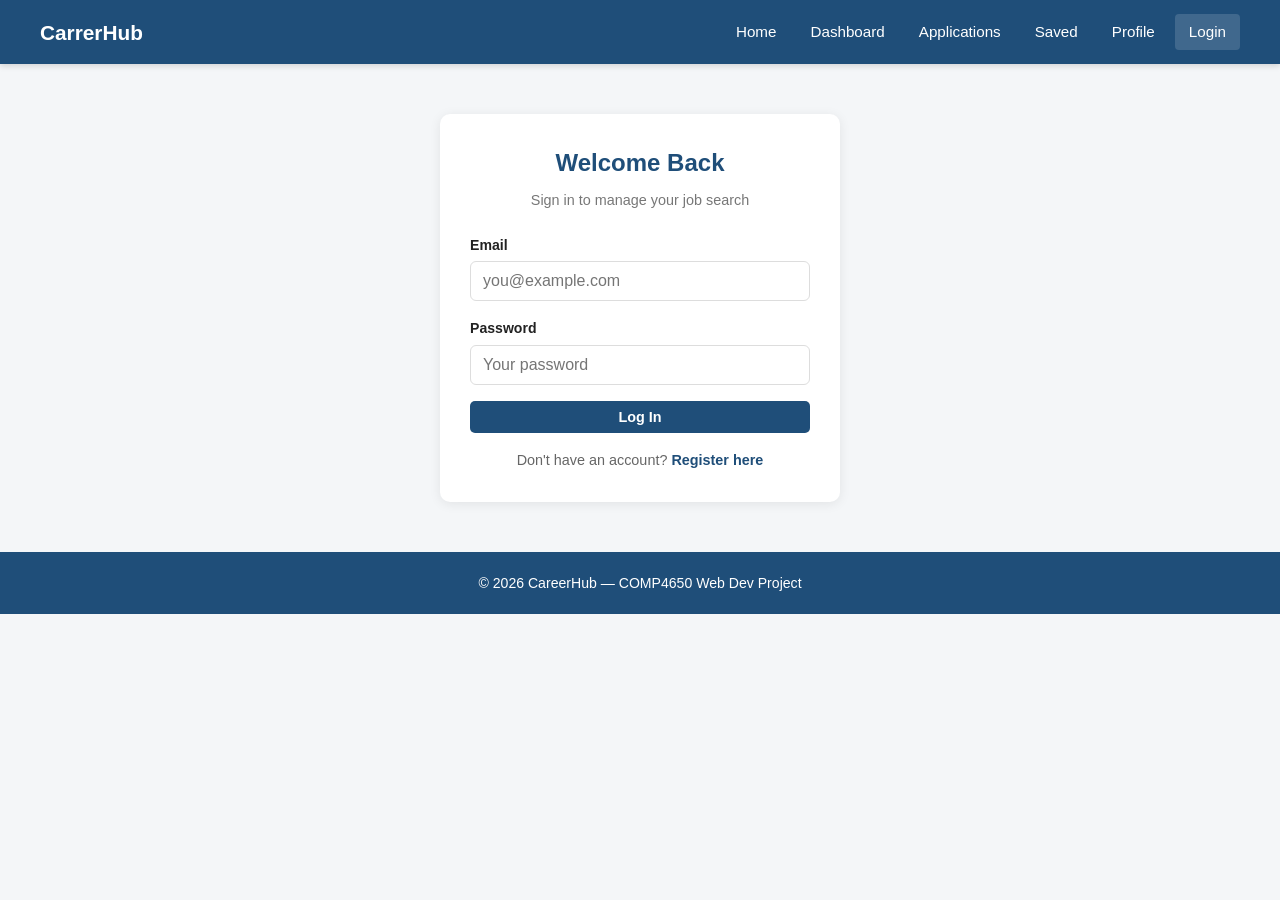
<file: frontend/profile.html>
<!DOCTYPE html>
<html lang="en">
<head>
  <meta charset="utf-8">
  <meta name="viewport" content="width=device-width, initial-scale=1">
  <title>CareerHub - Profile</title>
  <link rel="stylesheet" href="style.css">
  <script src="config.js"></script>
  <script src="auth-guard.js"></script>
</head>
<body>

<!--Header/Nav-->
<header>
  <h2>CareerHub</h2>
  <button class="menu-toggle" onclick="document.querySelector('nav').classList.toggle('open')">&#9776;</button>
  <nav>
    <a href="index.html">Home</a>
    <a href="dashboard.html">Dashboard</a>
    <a href="applications.html">Applications</a>
    <a href="saved-jobs.html">Saved</a>
    <a href="profile.html" class="active">Profile</a>
    <a href="login.html">Login</a>
  </nav>
</header>

<!--Profile Content-->
<div class="container">

  <div id="profileAlert" class="alert alert-success"></div>

  <div class="profile-header">
    <div class="profile-avatar" id="profileAvatar">--</div>
    <div class="profile-info">
      <h2 id="profileDisplayName">Loading...</h2>
      <p id="profileSchool"></p>
      <p style="font-size:.85rem; color:#999;" id="profileLocationEmail"></p>
    </div>
  </div>

  <div style="display:grid; grid-template-columns:1fr 1fr; gap:24px;">

    <!-- About/Bio -->
    <div class="card">
      <div class="profile-section">
        <h3>About</h3>
        <p id="bioText"></p>
        <button class="btn btn-outline btn-sm" style="margin-top:10px;" onclick="editBio()">Edit</button>
      </div>

      <div class="profile-section">
        <h3>Skills</h3>
        <div style="display:flex; flex-wrap:wrap; gap:6px; margin-bottom:12px;" id="skillsList">
        </div>

        <div style="display:flex; gap:8px;">
          <input type="text" id="newSkillInput" placeholder="e.g. Python" style="flex:1; padding:8px 10px; border:1px solid #ddd; border-radius:6px;">
          <button class="btn btn-outline btn-sm" onclick="addSkill()">Add</button>
        </div>

      </div>
    </div>

    <!-- Experience & Education -->
    <div class="card">
      <div class="profile-section">
        <h3>Education</h3>
        <div id="educationList"></div>

        <div style="display:grid; gap:8px; margin-top:12px;">
          <input type="text" id="newEduDegree" placeholder="Degree (e.g. B.S. Computer Science)" style="padding:8px 10px; border:1px solid #ddd; border-radius:6px;">
          <input type="text" id="newEduInstitution" placeholder="Institution" style="padding:8px 10px; border:1px solid #ddd; border-radius:6px;">
          <input type="text" id="newEduGradDate" placeholder="Expected grad (e.g. May 2027)" style="padding:8px 10px; border:1px solid #ddd; border-radius:6px;">
          <button class="btn btn-outline btn-sm" onclick="addEducation()">Add Education</button>
        </div>

      </div>

      <div class="profile-section">
        <h3>Experience</h3>
        <div id="experienceList"></div>

        <div style="display:grid; gap:8px; margin-top:12px;">
          <input type="text" id="newExpTitle" placeholder="Job title" style="padding:8px 10px; border:1px solid #ddd; border-radius:6px;">
          <input type="text" id="newExpCompany" placeholder="Company" style="padding:8px 10px; border:1px solid #ddd; border-radius:6px;">
          <input type="text" id="newExpDateRange" placeholder="Date range (e.g. Summer 2025)" style="padding:8px 10px; border:1px solid #ddd; border-radius:6px;">
          <textarea id="newExpDescription" placeholder="Description" style="padding:8px 10px; border:1px solid #ddd; border-radius:6px; min-height:60px;"></textarea>
          <button class="btn btn-outline btn-sm" onclick="addExperience()">Add Experience</button>
        </div>

      </div>
    </div>

  </div>

  <!-- Account Settings -->
  <div class="card" style="margin-top:24px;">
    <h2>Account Settings</h2>
    <div style="display:grid; grid-template-columns:1fr 1fr; gap:16px; margin-top:12px;">
      <div class="form-group">
        <label for="profileName">Full Name</label>
        <input type="text" id="profileName">
      </div>
      <div class="form-group">
        <label for="profileEmail">Email</label>
        <input type="email" id="profileEmail" disabled>
      </div>
      <div class="form-group">
        <label for="profileLocation">Location</label>
        <input type="text" id="profileLocation">
      </div>
      <div class="form-group">
        <label for="profilePhone">Phone</label>
        <input type="tel" id="profilePhone">
      </div>
    </div>
    <button class="btn btn-primary" style="margin-top:10px;" onclick="saveSettings()">Save Changes</button>
  </div>

</div>

<!--Footer-->
<footer>
  <p>&copy; 2026 CareerHub &mdash; COMP4650 Web Dev Project</p>
</footer>

<script src="profile.js"></script>

</body>
</html>
</file>
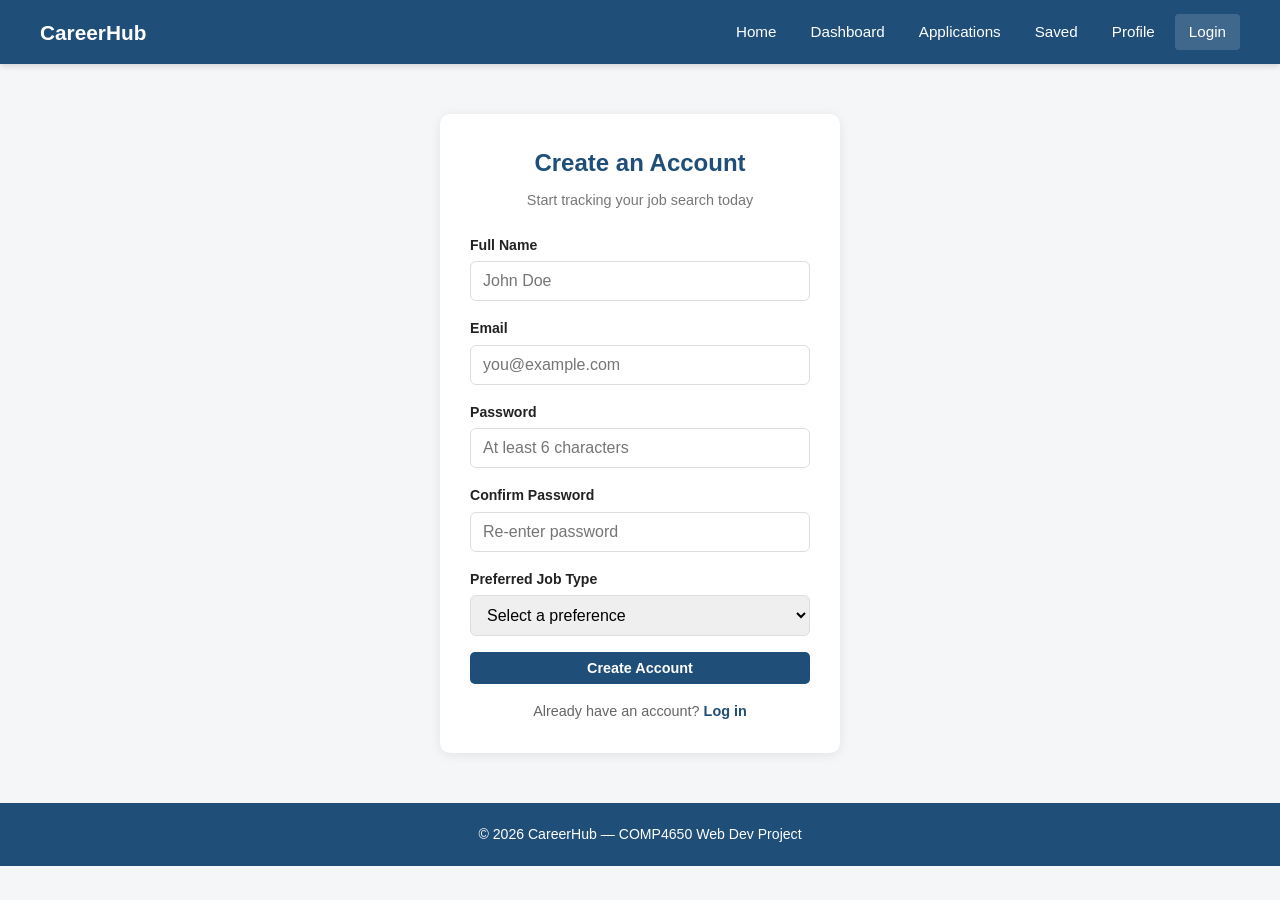
<file: frontend/register.html>
<!DOCTYPE html>
<html lang="en">
<head>
  <meta charset="utf-8">
  <meta name="viewport" content="width=device-width, initial-scale=1">
  <title>CareerHub - Register</title>
  <link rel="stylesheet" href="style.css">
  <script src="config.js"></script>
</head>
<body>

<!--Header/Nav-->
<header>
  <h2>CareerHub</h2>
  <button class="menu-toggle" onclick="document.querySelector('nav').classList.toggle('open')">&#9776;</button>
  <nav>
    <a href="index.html">Home</a>
    <a href="dashboard.html">Dashboard</a>
    <a href="applications.html">Applications</a>
    <a href="saved-jobs.html">Saved</a>
    <a href="profile.html">Profile</a>
    <a href="login.html" class="active">Login</a>
  </nav>
</header>

<!--Register Form-->
<div class="form-page">
  <div class="form-card">
    <h2>Create an Account</h2>
    <p class="subtitle">Start tracking your job search today</p>

    <!-- Full Name -->
    <div class="form-group" id="nameGroup">
      <label for="regName">Full Name</label>
      <input type="text" id="regName" placeholder="John Doe">
      <div class="error-msg" id="nameError">Full name is required.</div>
    </div>

    <!-- Email -->
    <div class="form-group" id="regEmailGroup">
      <label for="regEmail">Email</label>
      <input type="email" id="regEmail" placeholder="you@example.com">
      <div class="error-msg" id="regEmailError">Enter a valid email address.</div>
    </div>

    <!-- Password -->
    <div class="form-group" id="regPassGroup">
      <label for="regPassword">Password</label>
      <input type="password" id="regPassword" placeholder="At least 6 characters">
      <div class="error-msg" id="regPassError">Password must be at least 6 characters.</div>
    </div>

    <!-- Confirm Password -->
    <div class="form-group" id="confirmGroup">
      <label for="regConfirm">Confirm Password</label>
      <input type="password" id="regConfirm" placeholder="Re-enter password">
      <div class="error-msg" id="confirmError">Passwords do not match.</div>
    </div>

    <!-- Job Preferences -->
    <div class="form-group" id="prefGroup">
      <label for="regPref">Preferred Job Type</label>
      <select id="regPref">
        <option value="">Select a preference</option>
        <option value="Full-Time">Full-Time</option>
        <option value="Part-Time">Part-Time</option>
        <option value="Internship">Internship</option>
        <option value="Contract">Contract</option>
      </select>
      <div class="error-msg" id="prefError">Select a job type preference.</div>
    </div>

    <button class="btn btn-primary btn-block" onclick="handleRegister()">Create Account</button>

    <p class="form-link">
      Already have an account? <a href="login.html">Log in</a>
    </p>
  </div>
</div>

<!--Footer-->
<footer>
  <p>&copy; 2026 CareerHub &mdash; COMP4650 Web Dev Project</p>
</footer>

<script src="register.js"></script>

</body>
</html>
</file>
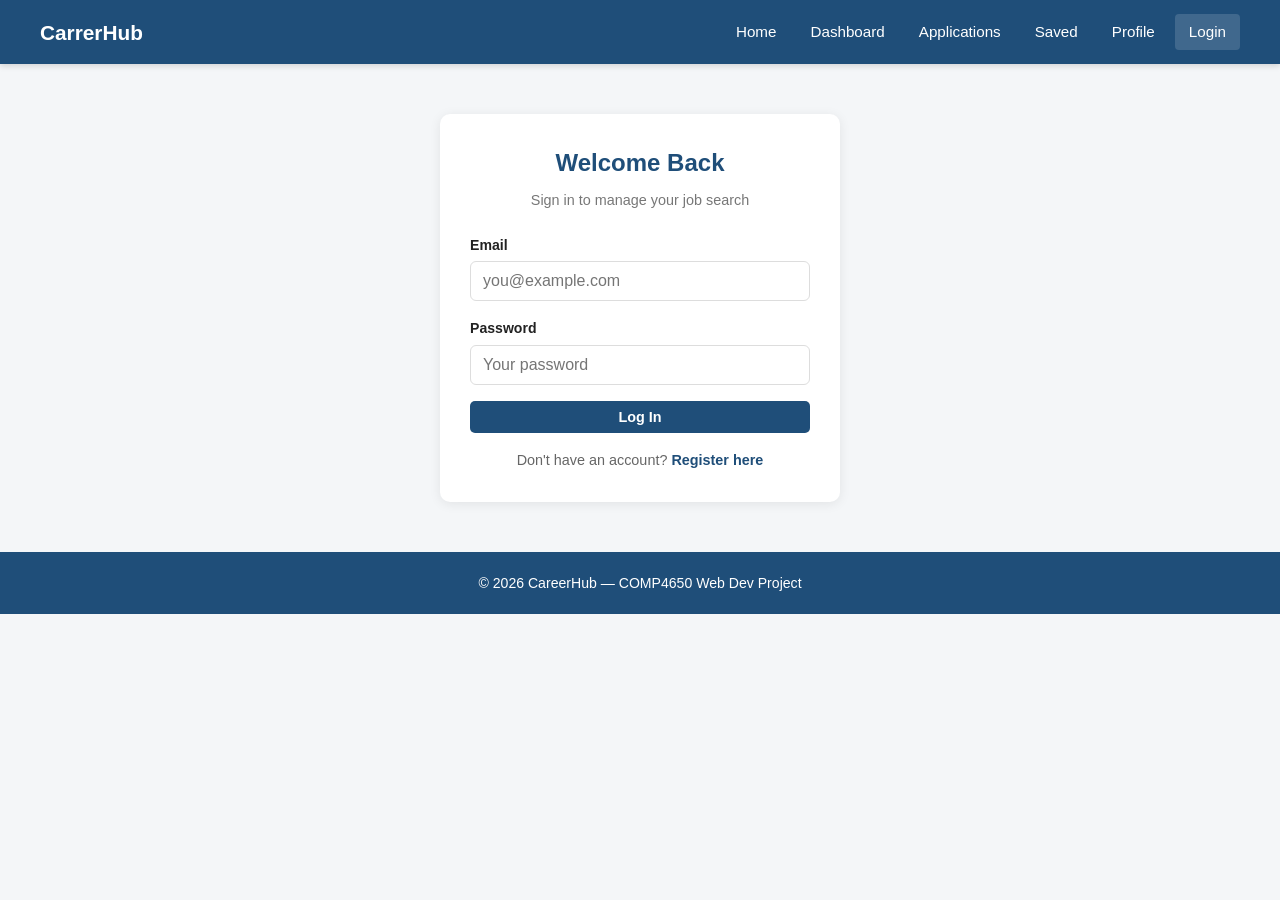
<file: frontend/saved-jobs.html>
<!DOCTYPE html>
<html lang="en">
<head>
  <meta charset="utf-8">
  <meta name="viewport" content="width=device-width, initial-scale=1">
  <title>CareerHub - Saved Jobs</title>
  <link rel="stylesheet" href="style.css">
  <script src="config.js"></script>
  <script src="auth-guard.js"></script>
</head>
<body>

<!--Header/Nav-->
<header>
  <h2>CareerHub</h2>
  <button class="menu-toggle" onclick="document.querySelector('nav').classList.toggle('open')">&#9776;</button>
  <nav>
    <a href="index.html">Home</a>
    <a href="dashboard.html">Dashboard</a>
    <a href="applications.html">Applications</a>
    <a href="saved-jobs.html" class="active">Saved</a>
    <a href="profile.html">Profile</a>
    <a href="login.html">Login</a>
  </nav>
</header>

<!--Saved Jobs Content-->
<div class="container">

  <div class="card">
    <h2>Saved Jobs</h2>
    <p style="color:#666; font-size:.9rem; margin-bottom:16px;">Jobs you've bookmarked for later.</p>

    <div id="savedAlert" class="alert alert-success"></div>

    <div class="saved-grid" id="savedGrid">
    </div>
  </div>

</div>

<!--Footer-->
<footer>
  <p>&copy; 2026 CareerHub &mdash; COMP4650 Web Dev Project</p>
</footer>

<script src="saved-jobs.js"></script>

</body>
</html>
</file>
<file: style.css>
/*Reset & Base*/
* { margin: 0; padding: 0; box-sizing: border-box; }
body { font-family: 'Segoe UI', Arial, sans-serif; background: #f4f6f8; color: #222; line-height: 1.6; }
a { text-decoration: none; color: inherit; }
ul { list-style: none; }
img { max-width: 100%; }
button, input, select, textarea { font-family: inherit; font-size: inherit; }

/*Header & Nav*/
header {
  display: flex; justify-content: space-between; align-items: center;
  padding: 14px 40px; background: #1f4e79; color: #fff;
  position: sticky; top: 0; z-index: 100;
  box-shadow: 0 2px 6px rgba(0,0,0,.15);
}
header h2 { font-size: 1.3rem; white-space: nowrap; }
nav { display: flex; align-items: center; gap: 6px; }
nav a {
  color: #fff; padding: 6px 14px; border-radius: 4px;
  font-size: .95rem; transition: background .2s;
}
nav a:hover, nav a.active { background: rgba(255,255,255,.15); }

/*mobile menu toggle*/
.menu-toggle {
  display: none; background: none; border: none;
  color: #fff; font-size: 1.5rem; cursor: pointer;
}

/*Hero Section*/
.hero {
  padding: 60px 20px 50px; text-align: center;
  background: linear-gradient(135deg, #1f4e79 0%, #2a7ab5 100%);
  color: #fff;
}
.hero h1 { font-size: 2.2rem; margin-bottom: 10px; }
.hero p { font-size: 1.1rem; opacity: .9; max-width: 600px; margin: 0 auto 24px; }

/*Search Bar*/
.search-bar {
  display: flex; gap: 10px; max-width: 700px; margin: 0 auto;
  background: #fff; border-radius: 8px; padding: 6px;
  box-shadow: 0 4px 12px rgba(0,0,0,.1);
}
.search-bar input {
  flex: 1; border: none; padding: 12px 16px;
  border-radius: 6px; outline: none; font-size: 1rem;
}
.search-bar select {
  border: none; padding: 10px 12px; border-radius: 6px;
  background: #f4f6f8; cursor: pointer; outline: none;
}
.search-bar button {
  background: #1f4e79; color: #fff; border: none;
  padding: 10px 24px; border-radius: 6px; cursor: pointer;
  font-weight: 600; transition: background .2s;
}
.search-bar button:hover { background: #163a5c; }

/*Layout*/
.container { max-width: 1100px; margin: 30px auto; padding: 0 20px; }
.grid { display: grid; grid-template-columns: 240px 1fr; gap: 24px; }

/*Sidebar Filters*/
.sidebar {
  background: #fff; border-radius: 10px; padding: 20px;
  box-shadow: 0 2px 8px rgba(0,0,0,.06); align-self: start;
  position: sticky; top: 80px;
}
.sidebar h3 { font-size: 1.1rem; margin-bottom: 16px; color: #1f4e79; }
.filter-group { margin-bottom: 18px; }
.filter-group label {
  display: block; font-weight: 600; font-size: .85rem;
  margin-bottom: 6px; color: #555;
}
.filter-group select,
.filter-group input[type="text"] {
  width: 100%; padding: 8px 10px; border: 1px solid #ddd;
  border-radius: 6px; background: #fafafa; outline: none;
}
.filter-group select:focus,
.filter-group input[type="text"]:focus { border-color: #1f4e79; }

/*Cards*/
.card {
  background: #fff; border-radius: 10px; padding: 22px;
  box-shadow: 0 2px 8px rgba(0,0,0,.06);
}
.card h2 { font-size: 1.3rem; margin-bottom: 14px; color: #1f4e79; }

/*Job Listing Cards*/
.job-list { display: flex; flex-direction: column; gap: 14px; }
.job-card {
  background: #fff; border: 1px solid #e8ecf0; border-radius: 8px;
  padding: 18px 20px; transition: box-shadow .2s, border-color .2s;
}
.job-card:hover { box-shadow: 0 4px 14px rgba(0,0,0,.08); border-color: #1f4e79; }
.job-card h3 { font-size: 1.1rem; margin-bottom: 4px; }
.job-card .company { color: #1f4e79; font-weight: 600; font-size: .95rem; }
.job-card .meta {
  display: flex; flex-wrap: wrap; gap: 12px;
  margin: 8px 0 12px; font-size: .85rem; color: #666;
}
.job-card .meta span::before { content: '• '; color: #bbb; }
.job-card .meta span:first-child::before { content: ''; }
.job-card .actions { display: flex; gap: 10px; }

/*Buttons*/
.btn {
  display: inline-block; padding: 8px 18px; border-radius: 5px;
  border: none; cursor: pointer; font-weight: 600;
  font-size: .9rem; transition: background .2s, transform .1s;
}
.btn:active { transform: scale(.97); }
.btn-primary { background: #1f4e79; color: #fff; }
.btn-primary:hover { background: #163a5c; }
.btn-outline {
  background: transparent; color: #1f4e79;
  border: 1.5px solid #1f4e79;
}
.btn-outline:hover { background: #1f4e79; color: #fff; }
.btn-danger { background: #d9534f; color: #fff; }
.btn-danger:hover { background: #c9302c; }
.btn-sm { padding: 6px 12px; font-size: .82rem; }
.btn-block { display: block; width: 100%; text-align: center; }

/*Tags/Badges*/
.tag {
  display: inline-block; padding: 3px 10px; border-radius: 12px;
  font-size: .78rem; font-weight: 600;
}
.tag-blue { background: #ddeeff; color: #1f4e79; }
.tag-green { background: #d4edda; color: #1b5e20; }
.tag-orange { background: #fff3cd; color: #856404; }
.tag-red { background: #f8d7da; color: #721c24; }
.tag-gray { background: #e9ecef; color: #555; }

/*Forms*/
.form-page {
  max-width: 440px; margin: 50px auto; padding: 0 20px;
}
.form-card {
  background: #fff; padding: 30px; border-radius: 10px;
  box-shadow: 0 2px 12px rgba(0,0,0,.08);
}
.form-card h2 { text-align: center; margin-bottom: 6px; color: #1f4e79; }
.form-card .subtitle { text-align: center; color: #777; margin-bottom: 22px; font-size: .9rem; }
.form-group { margin-bottom: 16px; }
.form-group label { display: block; font-weight: 600; font-size: .88rem; margin-bottom: 5px; }
.form-group input,
.form-group select,
.form-group textarea {
  width: 100%; padding: 10px 12px; border: 1px solid #ddd;
  border-radius: 6px; outline: none; transition: border-color .2s;
}
.form-group input:focus,
.form-group select:focus,
.form-group textarea:focus { border-color: #1f4e79; }
.form-group .error-msg {
  color: #d9534f; font-size: .8rem; margin-top: 4px; display: none;
}
.form-group.has-error input,
.form-group.has-error select { border-color: #d9534f; }
.form-group.has-error .error-msg { display: block; }
.form-link { text-align: center; margin-top: 16px; font-size: .9rem; color: #666; }
.form-link a { color: #1f4e79; font-weight: 600; }

/*Dashboard Stats Row*/
.stats-row { display: grid; grid-template-columns: repeat(4, 1fr); gap: 16px; margin-bottom: 24px; }
.stat-card {
  background: #fff; padding: 20px; border-radius: 10px; text-align: center;
  box-shadow: 0 2px 8px rgba(0,0,0,.06);
}
.stat-card .number { font-size: 2rem; font-weight: 700; color: #1f4e79; }
.stat-card .label { font-size: .85rem; color: #777; margin-top: 4px; }

/*Application Table*/
.app-table { width: 100%; border-collapse: collapse; }
.app-table th {
  text-align: left; padding: 10px 14px; background: #1f4e79;
  color: #fff; font-size: .88rem; font-weight: 600;
}
.app-table th:first-child { border-radius: 6px 0 0 0; }
.app-table th:last-child { border-radius: 0 6px 0 0; }
.app-table td { padding: 12px 14px; border-bottom: 1px solid #eee; font-size: .92rem; }
.app-table tr:hover td { background: #f8fafc; }

/*Status Indicators*/
.status {
  display: inline-block; padding: 3px 10px; border-radius: 12px;
  font-size: .8rem; font-weight: 600;
}
.status-applied { background: #ddeeff; color: #1f4e79; }
.status-interview { background: #fff3cd; color: #856404; }
.status-offered { background: #d4edda; color: #1b5e20; }
.status-rejected { background: #f8d7da; color: #721c24; }
.status-saved { background: #e9ecef; color: #555; }

/*Progress Tracker*/
.progress-track {
  display: flex; align-items: center; gap: 0; margin: 10px 0;
}
.progress-step {
  flex: 1; text-align: center; position: relative;
  font-size: .75rem; color: #999;
}
.progress-step .dot {
  width: 18px; height: 18px; border-radius: 50%;
  background: #ddd; margin: 0 auto 4px; border: 2px solid #ddd;
  transition: background .2s;
}
.progress-step.completed .dot { background: #1f4e79; border-color: #1f4e79; }
.progress-step.active .dot { background: #fff; border-color: #1f4e79; }
.progress-step.completed, .progress-step.active { color: #1f4e79; font-weight: 600; }
.progress-line {
  flex: 1; height: 3px; background: #ddd; min-width: 20px;
}
.progress-line.filled { background: #1f4e79; }

/*Profile Page*/
.profile-header {
  display: flex; align-items: center; gap: 24px;
  padding: 24px; background: #fff; border-radius: 10px;
  box-shadow: 0 2px 8px rgba(0,0,0,.06); margin-bottom: 24px;
}
.profile-avatar {
  width: 90px; height: 90px; border-radius: 50%;
  background: #1f4e79; color: #fff; display: flex;
  align-items: center; justify-content: center;
  font-size: 2rem; font-weight: 700; flex-shrink: 0;
}
.profile-info h2 { margin-bottom: 4px; }
.profile-info p { color: #666; font-size: .92rem; }
.profile-section { margin-bottom: 24px; }
.profile-section h3 { font-size: 1.1rem; color: #1f4e79; margin-bottom: 12px; border-bottom: 2px solid #eee; padding-bottom: 6px; }

/*Saved Jobs*/
.saved-grid { display: grid; grid-template-columns: repeat(auto-fill, minmax(300px, 1fr)); gap: 16px; }
.saved-card {
  background: #fff; border: 1px solid #e8ecf0; border-radius: 8px;
  padding: 18px; transition: box-shadow .2s;
}
.saved-card:hover { box-shadow: 0 4px 14px rgba(0,0,0,.08); }
.saved-card h3 { font-size: 1rem; margin-bottom: 4px; }
.saved-card .company { color: #1f4e79; font-weight: 600; font-size: .9rem; }
.saved-card .meta { font-size: .82rem; color: #888; margin: 6px 0 12px; }

/*Activity List*/
.activity-list { display: flex; flex-direction: column; gap: 10px; }
.activity-item {
  display: flex; align-items: center; gap: 12px;
  padding: 12px 16px; background: #f9fafb; border-radius: 8px;
  font-size: .9rem;
}
.activity-dot { width: 10px; height: 10px; border-radius: 50%; flex-shrink: 0; }
.activity-dot.blue { background: #1f4e79; }
.activity-dot.green { background: #28a745; }
.activity-dot.orange { background: #ffc107; }
.activity-time { margin-left: auto; color: #999; font-size: .8rem; white-space: nowrap; }

/*Empty State*/
.empty-state {
  text-align: center; padding: 40px 20px; color: #999;
}
.empty-state p { margin-bottom: 16px; }

/*Alert*/
.alert {
  padding: 12px 18px; border-radius: 6px; margin-bottom: 16px;
  font-size: .9rem; display: none;
}
.alert-success { background: #d4edda; color: #155724; border: 1px solid #c3e6cb; }
.alert-error { background: #f8d7da; color: #721c24; border: 1px solid #f5c6cb; }

/*Footer*/
footer {
  text-align: center; background: #1f4e79; color: #fff;
  padding: 20px; margin-top: 40px; font-size: .88rem;
}
footer a { color: #a8d0f0; }

/*Responsive*/
@media (max-width: 768px) {
  header { flex-direction: column; padding: 12px 20px; gap: 10px; }
  .menu-toggle { display: block; position: absolute; right: 20px; top: 14px; }
  header { position: relative; }
  nav { display: none; flex-direction: column; width: 100%; gap: 0; }
  nav.open { display: flex; }
  nav a { padding: 10px; text-align: center; border-top: 1px solid rgba(255,255,255,.1); }

  .hero h1 { font-size: 1.6rem; }
  .search-bar { flex-direction: column; }
  .search-bar select { width: 100%; }
  .grid { grid-template-columns: 1fr; }
  .sidebar { position: static; }
  .stats-row { grid-template-columns: repeat(2, 1fr); }
  .profile-header { flex-direction: column; text-align: center; }
  .app-table { font-size: .82rem; }
  .app-table th, .app-table td { padding: 8px 6px; }
  .saved-grid { grid-template-columns: 1fr; }
}

@media (max-width: 480px) {
  .stats-row { grid-template-columns: 1fr; }
  .job-card .actions { flex-direction: column; }
}
</file>
<file: frontend/style.css>
/*Reset & Base*/
* { margin: 0; padding: 0; box-sizing: border-box; }
body { font-family: 'Segoe UI', Arial, sans-serif; background: #f4f6f8; color: #222; line-height: 1.6; }
a { text-decoration: none; color: inherit; }
ul { list-style: none; }
img { max-width: 100%; }
button, input, select, textarea { font-family: inherit; font-size: inherit; }

/*Header & Nav*/
header {
  display: flex; justify-content: space-between; align-items: center;
  padding: 14px 40px; background: #1f4e79; color: #fff;
  position: sticky; top: 0; z-index: 100;
  box-shadow: 0 2px 6px rgba(0,0,0,.15);
}
header h2 { font-size: 1.3rem; white-space: nowrap; }
nav { display: flex; align-items: center; gap: 6px; }
nav a {
  color: #fff; padding: 6px 14px; border-radius: 4px;
  font-size: .95rem; transition: background .2s;
}
nav a:hover, nav a.active { background: rgba(255,255,255,.15); }

/*mobile menu toggle*/
.menu-toggle {
  display: none; background: none; border: none;
  color: #fff; font-size: 1.5rem; cursor: pointer;
}

/*Hero Section*/
.hero {
  padding: 60px 20px 50px; text-align: center;
  background: linear-gradient(135deg, #1f4e79 0%, #2a7ab5 100%);
  color: #fff;
}
.hero h1 { font-size: 2.2rem; margin-bottom: 10px; }
.hero p { font-size: 1.1rem; opacity: .9; max-width: 600px; margin: 0 auto 24px; }

/*Search Bar*/
.search-bar {
  display: flex; gap: 10px; max-width: 700px; margin: 0 auto;
  background: #fff; border-radius: 8px; padding: 6px;
  box-shadow: 0 4px 12px rgba(0,0,0,.1);
}
.search-bar input {
  flex: 1; border: none; padding: 12px 16px;
  border-radius: 6px; outline: none; font-size: 1rem;
}
.search-bar select {
  border: none; padding: 10px 12px; border-radius: 6px;
  background: #f4f6f8; cursor: pointer; outline: none;
}
.search-bar button {
  background: #1f4e79; color: #fff; border: none;
  padding: 10px 24px; border-radius: 6px; cursor: pointer;
  font-weight: 600; transition: background .2s;
}
.search-bar button:hover { background: #163a5c; }

/*Layout*/
.container { max-width: 1100px; margin: 30px auto; padding: 0 20px; }
.grid { display: grid; grid-template-columns: 240px 1fr; gap: 24px; }

/*Sidebar Filters*/
.sidebar {
  background: #fff; border-radius: 10px; padding: 20px;
  box-shadow: 0 2px 8px rgba(0,0,0,.06); align-self: start;
  position: sticky; top: 80px;
}
.sidebar h3 { font-size: 1.1rem; margin-bottom: 16px; color: #1f4e79; }
.filter-group { margin-bottom: 18px; }
.filter-group label {
  display: block; font-weight: 600; font-size: .85rem;
  margin-bottom: 6px; color: #555;
}
.filter-group select,
.filter-group input[type="text"] {
  width: 100%; padding: 8px 10px; border: 1px solid #ddd;
  border-radius: 6px; background: #fafafa; outline: none;
}
.filter-group select:focus,
.filter-group input[type="text"]:focus { border-color: #1f4e79; }

/*Cards*/
.card {
  background: #fff; border-radius: 10px; padding: 22px;
  box-shadow: 0 2px 8px rgba(0,0,0,.06);
}
.card h2 { font-size: 1.3rem; margin-bottom: 14px; color: #1f4e79; }

/*Job Listing Cards*/
.job-list { display: flex; flex-direction: column; gap: 14px; }
.job-card {
  background: #fff; border: 1px solid #e8ecf0; border-radius: 8px;
  padding: 18px 20px; transition: box-shadow .2s, border-color .2s;
}
.job-card:hover { box-shadow: 0 4px 14px rgba(0,0,0,.08); border-color: #1f4e79; }
.job-card h3 { font-size: 1.1rem; margin-bottom: 4px; }
.job-card .company { color: #1f4e79; font-weight: 600; font-size: .95rem; }
.job-card .meta {
  display: flex; flex-wrap: wrap; gap: 12px;
  margin: 8px 0 12px; font-size: .85rem; color: #666;
}
.job-card .meta span::before { content: '• '; color: #bbb; }
.job-card .meta span:first-child::before { content: ''; }
.job-card .actions { display: flex; gap: 10px; }

/*Buttons*/
.btn {
  display: inline-block; padding: 8px 18px; border-radius: 5px;
  border: none; cursor: pointer; font-weight: 600;
  font-size: .9rem; transition: background .2s, transform .1s;
}
.btn:active { transform: scale(.97); }
.btn-primary { background: #1f4e79; color: #fff; }
.btn-primary:hover { background: #163a5c; }
.btn-outline {
  background: transparent; color: #1f4e79;
  border: 1.5px solid #1f4e79;
}
.btn-outline:hover { background: #1f4e79; color: #fff; }
.btn-danger { background: #d9534f; color: #fff; }
.btn-danger:hover { background: #c9302c; }
.btn-sm { padding: 6px 12px; font-size: .82rem; }
.btn-block { display: block; width: 100%; text-align: center; }

/*Tags/Badges*/
.tag {
  display: inline-block; padding: 3px 10px; border-radius: 12px;
  font-size: .78rem; font-weight: 600;
}
.tag-blue { background: #ddeeff; color: #1f4e79; }
.tag-green { background: #d4edda; color: #1b5e20; }
.tag-orange { background: #fff3cd; color: #856404; }
.tag-red { background: #f8d7da; color: #721c24; }
.tag-gray { background: #e9ecef; color: #555; }

/*Forms*/
.form-page {
  max-width: 440px; margin: 50px auto; padding: 0 20px;
}
.form-card {
  background: #fff; padding: 30px; border-radius: 10px;
  box-shadow: 0 2px 12px rgba(0,0,0,.08);
}
.form-card h2 { text-align: center; margin-bottom: 6px; color: #1f4e79; }
.form-card .subtitle { text-align: center; color: #777; margin-bottom: 22px; font-size: .9rem; }
.form-group { margin-bottom: 16px; }
.form-group label { display: block; font-weight: 600; font-size: .88rem; margin-bottom: 5px; }
.form-group input,
.form-group select,
.form-group textarea {
  width: 100%; padding: 10px 12px; border: 1px solid #ddd;
  border-radius: 6px; outline: none; transition: border-color .2s;
}
.form-group input:focus,
.form-group select:focus,
.form-group textarea:focus { border-color: #1f4e79; }
.form-group .error-msg {
  color: #d9534f; font-size: .8rem; margin-top: 4px; display: none;
}
.form-group.has-error input,
.form-group.has-error select { border-color: #d9534f; }
.form-group.has-error .error-msg { display: block; }
.form-link { text-align: center; margin-top: 16px; font-size: .9rem; color: #666; }
.form-link a { color: #1f4e79; font-weight: 600; }

/*Dashboard Stats Row*/
.stats-row { display: grid; grid-template-columns: repeat(4, 1fr); gap: 16px; margin-bottom: 24px; }
.stat-card {
  background: #fff; padding: 20px; border-radius: 10px; text-align: center;
  box-shadow: 0 2px 8px rgba(0,0,0,.06);
}
.stat-card .number { font-size: 2rem; font-weight: 700; color: #1f4e79; }
.stat-card .label { font-size: .85rem; color: #777; margin-top: 4px; }

/*Application Table*/
.app-table { width: 100%; border-collapse: collapse; }
.app-table th {
  text-align: left; padding: 10px 14px; background: #1f4e79;
  color: #fff; font-size: .88rem; font-weight: 600;
}
.app-table th:first-child { border-radius: 6px 0 0 0; }
.app-table th:last-child { border-radius: 0 6px 0 0; }
.app-table td { padding: 12px 14px; border-bottom: 1px solid #eee; font-size: .92rem; }
.app-table tr:hover td { background: #f8fafc; }

/*Status Indicators*/
.status {
  display: inline-block; padding: 3px 10px; border-radius: 12px;
  font-size: .8rem; font-weight: 600;
}
.status-applied { background: #ddeeff; color: #1f4e79; }
.status-interview { background: #fff3cd; color: #856404; }
.status-offered { background: #d4edda; color: #1b5e20; }
.status-rejected { background: #f8d7da; color: #721c24; }
.status-saved { background: #e9ecef; color: #555; }

/*Progress Tracker*/
.progress-track {
  display: flex; align-items: center; gap: 0; margin: 10px 0;
}
.progress-step {
  flex: 1; text-align: center; position: relative;
  font-size: .75rem; color: #999;
}
.progress-step .dot {
  width: 18px; height: 18px; border-radius: 50%;
  background: #ddd; margin: 0 auto 4px; border: 2px solid #ddd;
  transition: background .2s;
}
.progress-step.completed .dot { background: #1f4e79; border-color: #1f4e79; }
.progress-step.active .dot { background: #fff; border-color: #1f4e79; }
.progress-step.completed, .progress-step.active { color: #1f4e79; font-weight: 600; }
.progress-line {
  flex: 1; height: 3px; background: #ddd; min-width: 20px;
}
.progress-line.filled { background: #1f4e79; }

/*Profile Page*/
.profile-header {
  display: flex; align-items: center; gap: 24px;
  padding: 24px; background: #fff; border-radius: 10px;
  box-shadow: 0 2px 8px rgba(0,0,0,.06); margin-bottom: 24px;
}
.profile-avatar {
  width: 90px; height: 90px; border-radius: 50%;
  background: #1f4e79; color: #fff; display: flex;
  align-items: center; justify-content: center;
  font-size: 2rem; font-weight: 700; flex-shrink: 0;
}
.profile-info h2 { margin-bottom: 4px; }
.profile-info p { color: #666; font-size: .92rem; }
.profile-section { margin-bottom: 24px; }
.profile-section h3 { font-size: 1.1rem; color: #1f4e79; margin-bottom: 12px; border-bottom: 2px solid #eee; padding-bottom: 6px; }

/*Saved Jobs*/
.saved-grid { display: grid; grid-template-columns: repeat(auto-fill, minmax(300px, 1fr)); gap: 16px; }
.saved-card {
  background: #fff; border: 1px solid #e8ecf0; border-radius: 8px;
  padding: 18px; transition: box-shadow .2s;
}
.saved-card:hover { box-shadow: 0 4px 14px rgba(0,0,0,.08); }
.saved-card h3 { font-size: 1rem; margin-bottom: 4px; }
.saved-card .company { color: #1f4e79; font-weight: 600; font-size: .9rem; }
.saved-card .meta { font-size: .82rem; color: #888; margin: 6px 0 12px; }

/*Activity List*/
.activity-list { display: flex; flex-direction: column; gap: 10px; }
.activity-item {
  display: flex; align-items: center; gap: 12px;
  padding: 12px 16px; background: #f9fafb; border-radius: 8px;
  font-size: .9rem;
}
.activity-dot { width: 10px; height: 10px; border-radius: 50%; flex-shrink: 0; }
.activity-dot.blue { background: #1f4e79; }
.activity-dot.green { background: #28a745; }
.activity-dot.orange { background: #ffc107; }
.activity-time { margin-left: auto; color: #999; font-size: .8rem; white-space: nowrap; }

/*Empty State*/
.empty-state {
  text-align: center; padding: 40px 20px; color: #999;
}
.empty-state p { margin-bottom: 16px; }

/*Alert*/
.alert {
  padding: 12px 18px; border-radius: 6px; margin-bottom: 16px;
  font-size: .9rem; display: none;
}
.alert-success { background: #d4edda; color: #155724; border: 1px solid #c3e6cb; }
.alert-error { background: #f8d7da; color: #721c24; border: 1px solid #f5c6cb; }

/*Footer*/
footer {
  text-align: center; background: #1f4e79; color: #fff;
  padding: 20px; margin-top: 40px; font-size: .88rem;
}
footer a { color: #a8d0f0; }

/*Responsive*/
@media (max-width: 768px) {
  header { flex-direction: column; padding: 12px 20px; gap: 10px; }
  .menu-toggle { display: block; position: absolute; right: 20px; top: 14px; }
  header { position: relative; }
  nav { display: none; flex-direction: column; width: 100%; gap: 0; }
  nav.open { display: flex; }
  nav a { padding: 10px; text-align: center; border-top: 1px solid rgba(255,255,255,.1); }

  .hero h1 { font-size: 1.6rem; }
  .search-bar { flex-direction: column; }
  .search-bar select { width: 100%; }
  .grid { grid-template-columns: 1fr; }
  .sidebar { position: static; }
  .stats-row { grid-template-columns: repeat(2, 1fr); }
  .profile-header { flex-direction: column; text-align: center; }
  .app-table { font-size: .82rem; }
  .app-table th, .app-table td { padding: 8px 6px; }
  .saved-grid { grid-template-columns: 1fr; }
}

@media (max-width: 480px) {
  .stats-row { grid-template-columns: 1fr; }
  .job-card .actions { flex-direction: column; }
}
</file>
